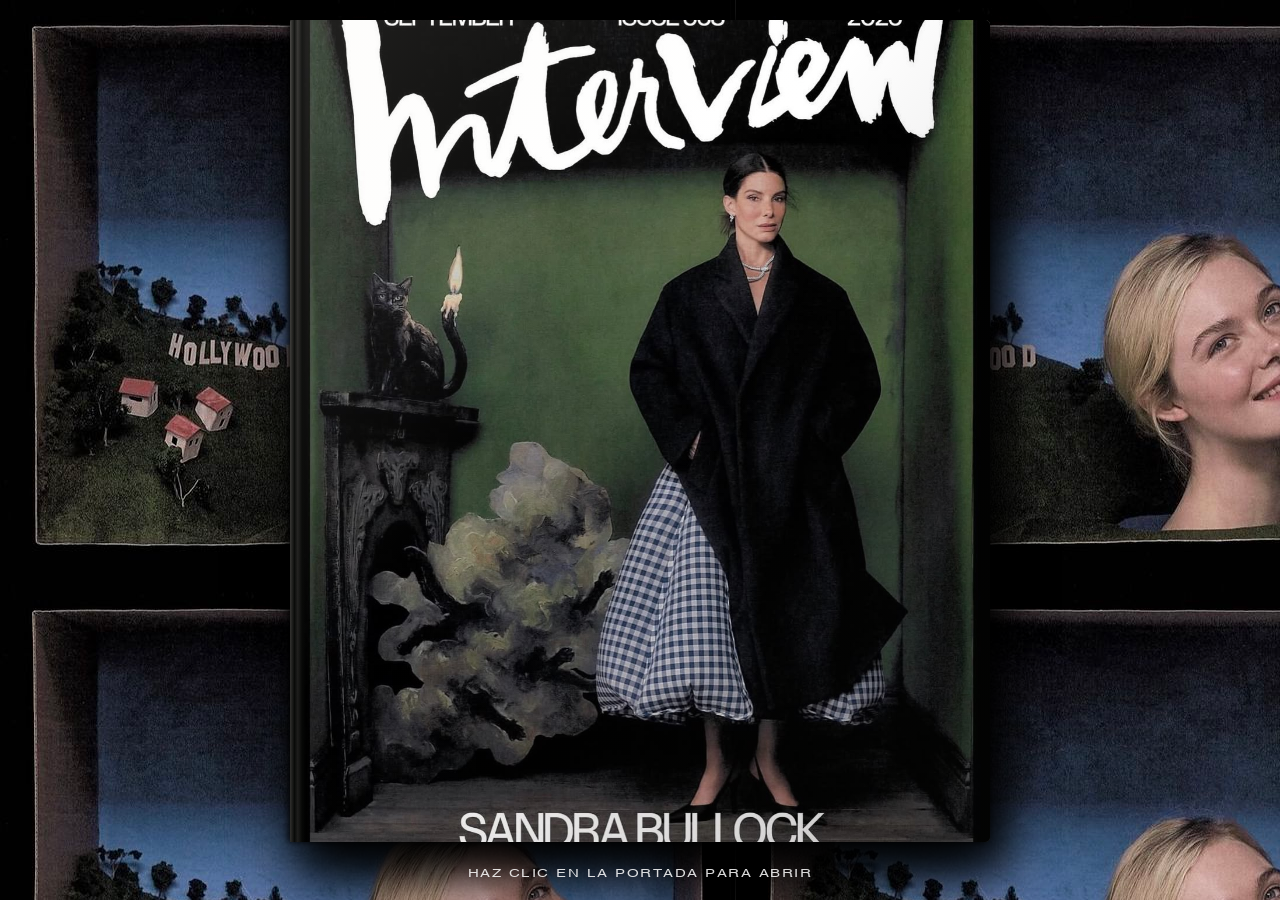
<file: index.html>
<!DOCTYPE html>
<html lang="es">
<head>
  <meta charset="UTF-8">
  <meta name="viewport" content="width=device-width, initial-scale=1.0">
  <title>INTERVIEW // ISSUE 568</title>
  <link rel="stylesheet" href="estilo.css">
</head>
<body>

  <main class="mesa">
    <!-- Contenedor 3D de la revista -->
    <div class="revista" id="revista" role="button" tabindex="0" aria-label="Abrir revista">
      
      <!-- Primera página interior (aparece al girar la tapa) -->
      <div class="pagina-interior">
        <div class="contenido-previo">
          <span class="etiqueta">SEPTEMBER 2026 // ISSUE 568</span>
          <h2>SZILVESZTER MAKO</h2>
          <div class="linea-editorial"></div>
          <p>Descubre al fotógrafo más influyente del 2026.</p>
          <span class="cargando">ABRIENDO EDICIÓN...</span>
        </div>
      </div>

      <!-- Portada física (Tapa móvil) -->
      <div class="portada">
        <div class="lomo"></div>
        <img src="assets/magazine.jpg" alt="Portada Interview Issue 568 - Sandra Bullock" class="img-portada">
        <div class="brillo-papel"></div>
      </div>

    </div>

    <p class="indicador-mesa">HAZ CLIC EN LA PORTADA PARA ABRIR</p>
  </main>

    <audio id="sonido-pagina" src="audio/paper.mp3" preload="auto"></audio>
  <script>
    const revista = document.getElementById('revista');
    const sonidoPagina = document.getElementById('sonido-pagina');
    let abriendo = false;

    function abrirRevista() {
      if (abriendo) return;
      abriendo = true;

      revista.classList.add('abierta');
      sonidoPagina.currentTime = 0;

      
      sonidoPagina.onended = () => {
        window.location.href = 'inside.html';
      };

      sonidoPagina.play().catch((error) => {
        console.error('Error de audio:', error);
        setTimeout(() => {
          window.location.href = 'inside.html';
        }, 1150);
      });
    }

    revista.addEventListener('click', abrirRevista);
    
    revista.addEventListener('keydown', (e) => {
      if (e.key === 'Enter' || e.key === ' ') {
        e.preventDefault();
        abrirRevista();
      }
    });
  </script>

</body>
</html>
</file>
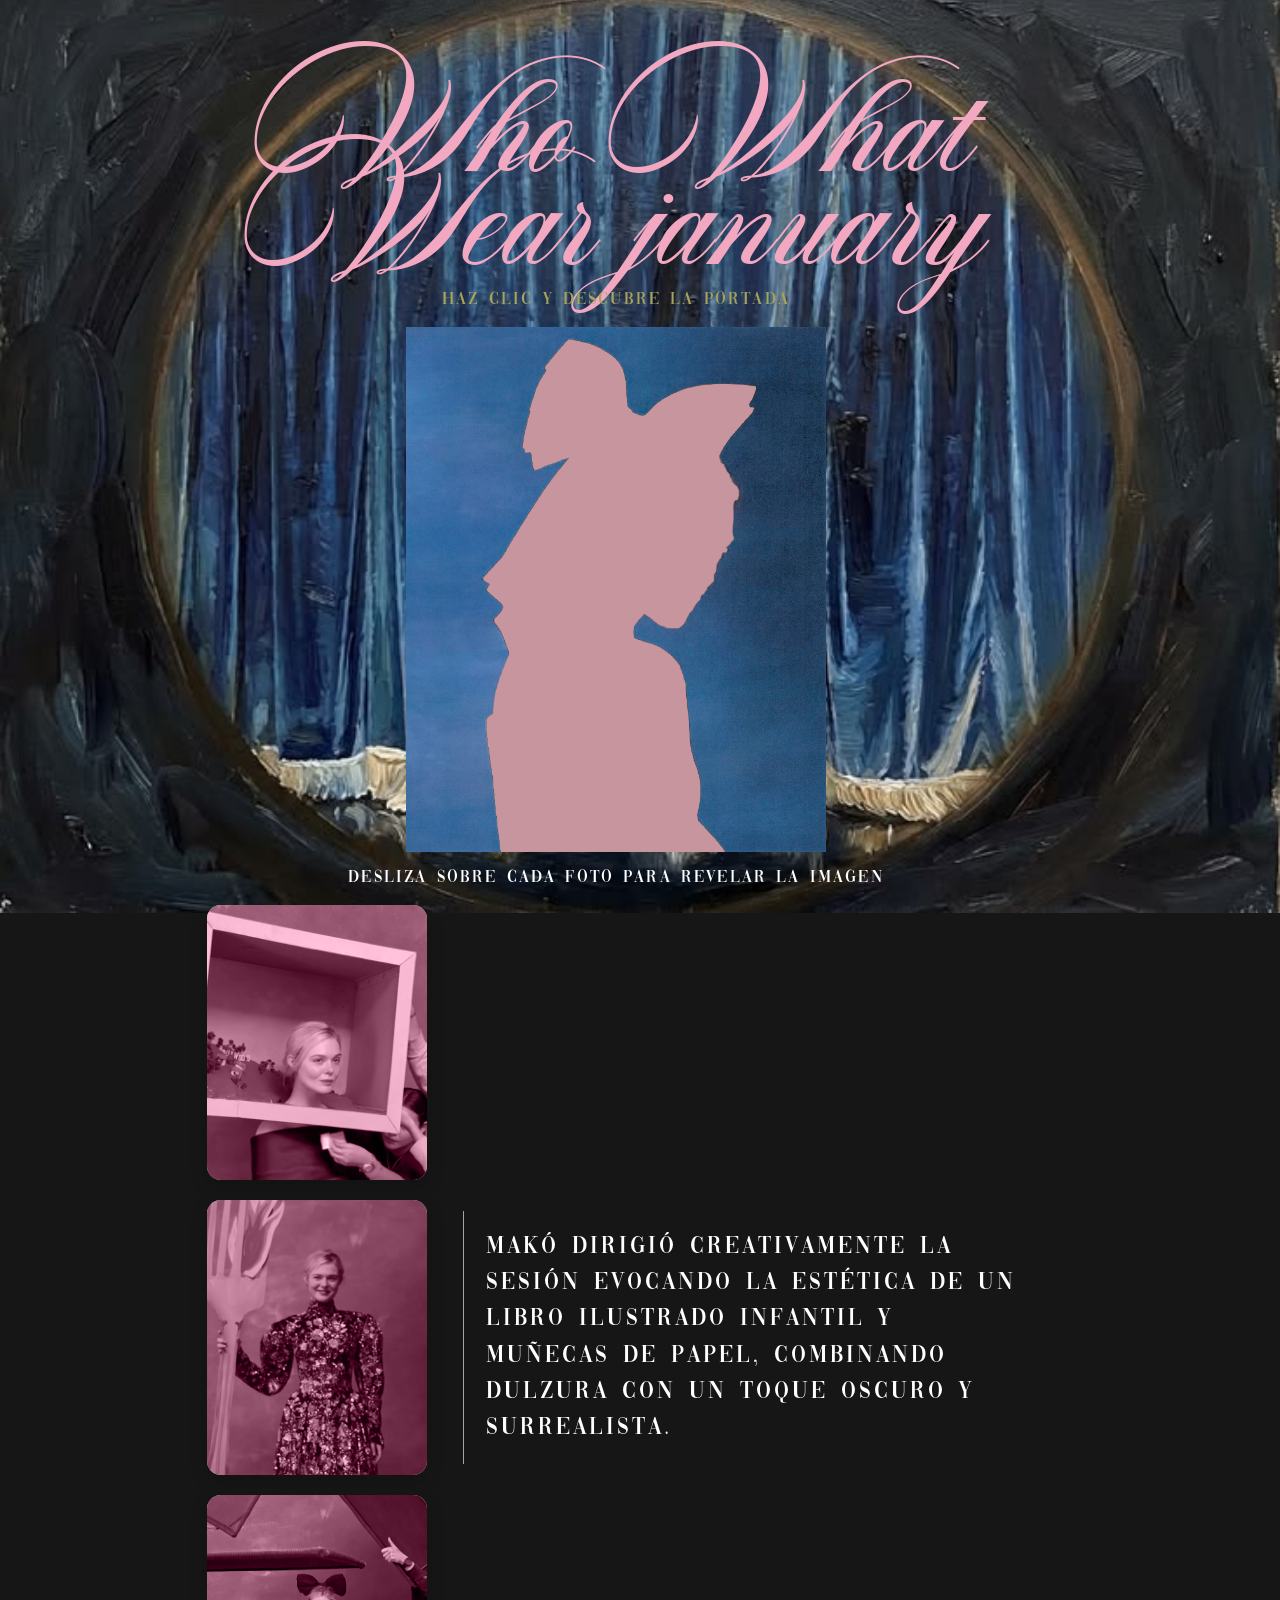
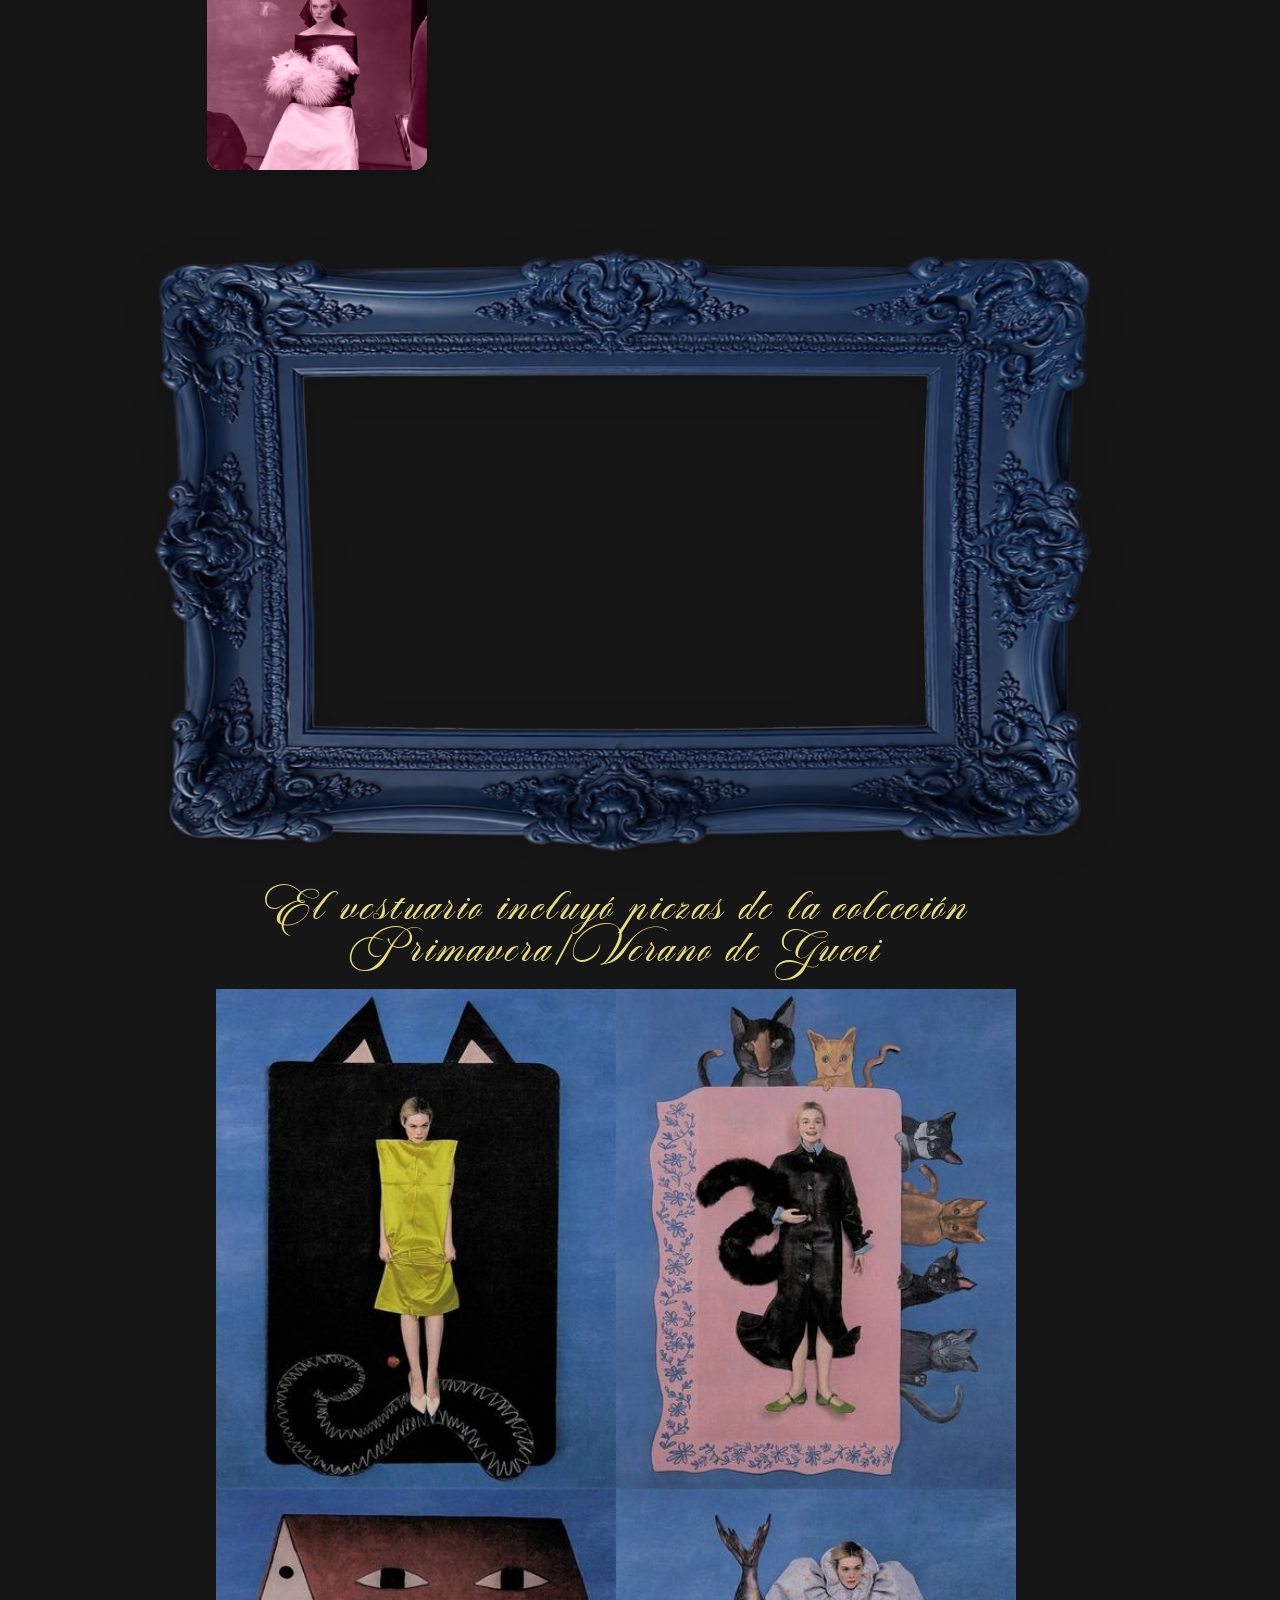
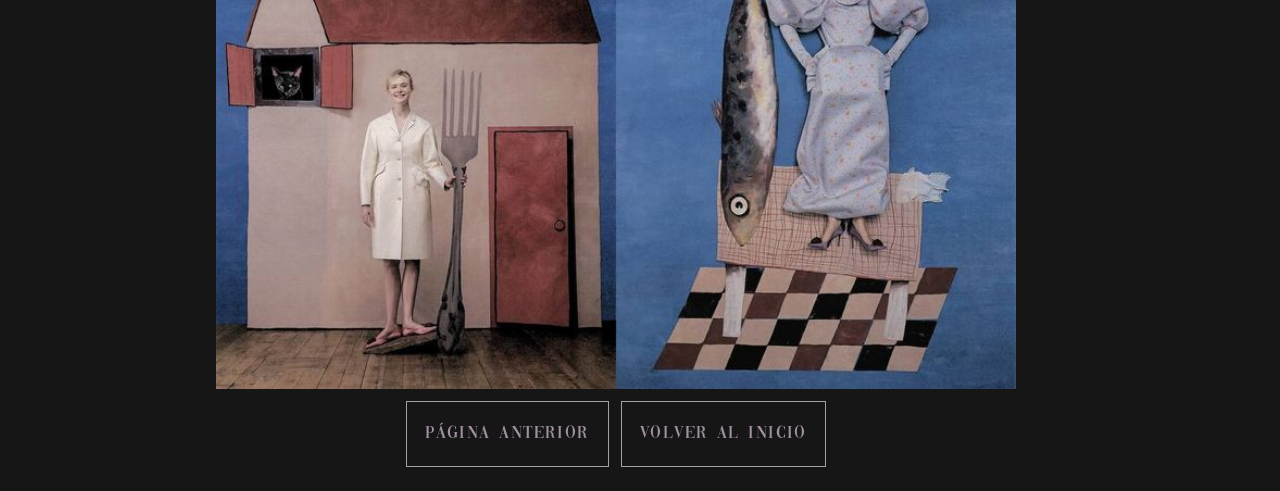
<file: fannin.html>
<!DOCTYPE html>
<html lang="es">
<head>
  <meta charset="UTF-8">
  <meta name="viewport" content="width=device-width, initial-scale=1.0">
  <title>Entrevista — Elle Fanning</title>
  <link rel="stylesheet" href="style5.css">
</head>
<body>
  <main class="portrait-layout">
    <h1>Who What Wear january </h1>
    <p class="click-hint">Haz clic y descubre la portada</p>
    <button class="image-switch" type="button" aria-label="Alternar entre la imagen en sombra y la imagen normal" aria-pressed="false">
      <img class="shadow-image" src="assets/sombra3.png" alt="">
      <img class="normal-image" src="assets/normal2.jpg" alt="Portada editorial de Elle Fanning">
    </button>
    <p class="photo-hint">Desliza sobre cada foto para revelar la imagen</p>
    <div class="feature-row">
      <div class="photo-switches" aria-label="Fotografías de Elle Fanning">
        <button class="photo-switch" type="button" aria-label="Revelar fotografía 1 de Elle Fanning al deslizar" aria-pressed="false">
          <img class="shadow-image" src="assets/bts.jpg" alt="">
          <img class="normal-image" src="assets/foto.jpg" alt="Fotografía editorial de Elle Fanning">
        </button>
        <button class="photo-switch" type="button" aria-label="Revelar fotografía 2 de Elle Fanning al deslizar" aria-pressed="false">
          <img class="shadow-image" src="assets/bts2.jpg" alt="">
          <img class="normal-image" src="assets/foto2.jpg" alt="Fotografía editorial de Elle Fanning">
        </button>
        <button class="photo-switch" type="button" aria-label="Revelar fotografía 3 de Elle Fanning al deslizar" aria-pressed="false">
          <img class="shadow-image" src="assets/bts3.png" alt="">
          <img class="normal-image" src="assets/fannin.jpg" alt="Fotografía editorial de Elle Fanning">
        </button>
      </div>
      <p class="photo-copy">Makó dirigió creativamente la sesión evocando la estética de un libro ilustrado infantil y muñecas de papel, combinando dulzura con un toque oscuro y surrealista.</p>
    </div>
    <div class="framed-video">
      <iframe
        src="https://www.youtube-nocookie.com/embed/VL8SU87KX7w?autoplay=1&amp;mute=1&amp;playsinline=1&amp;rel=0"
        title="Video de Elle Fanning"
        loading="lazy"
        allow="autoplay; accelerometer; clipboard-write; encrypted-media; gyroscope; picture-in-picture; web-share"
        referrerpolicy="strict-origin-when-cross-origin"
        allowfullscreen></iframe>
      <img class="video-frame-overlay" src="assets/marco.png" alt="">
    </div>
    <p class="video-caption">El vestuario incluyó piezas de la colección Primavera/Verano de Gucci</p>
    <nav class="profile-navigation" aria-label="Navegación">
      <div class="photo-gallery">
      <img src="assets/foto3.jpg" alt="Fotografía editorial de Jenna 1">
      </div>
      <a href="inside.html#page-5">Página anterior</a>
      <a href="index.html">Volver al inicio</a>
      
    </nav>
  </main>
  <audio id="cover-sound" src="audio/dreams.mp3" preload="auto"></audio>
  <audio id="app-sound" src="audio/app.mp3" preload="auto"></audio>

  <script>
    const imageSwitch = document.querySelector('.image-switch');
    const photoSwitches = document.querySelectorAll('.photo-switch');
    const coverSounds = [
      document.getElementById('cover-sound'),
      document.getElementById('app-sound')
    ];

    imageSwitch.addEventListener('click', () => {
      const showingNormal = imageSwitch.classList.toggle('is-normal');
      imageSwitch.setAttribute('aria-pressed', String(showingNormal));
      coverSounds.forEach((sound) => {
        sound.currentTime = 0;
        sound.play().catch((error) => {
          console.error(`No se pudo reproducir ${sound.src}.`, error);
        });
      });
    });

    photoSwitches.forEach((photoSwitch) => {
      function revealPhoto(revealed) {
        photoSwitch.classList.toggle('is-normal', revealed);
        photoSwitch.setAttribute('aria-pressed', String(revealed));
      }

      photoSwitch.addEventListener('pointerenter', () => revealPhoto(true));
      photoSwitch.addEventListener('pointermove', () => revealPhoto(true));
      photoSwitch.addEventListener('pointerleave', () => revealPhoto(false));
      photoSwitch.addEventListener('focus', () => revealPhoto(true));
      photoSwitch.addEventListener('blur', () => revealPhoto(false));
    });
  </script>
</body>
</html>
</file>
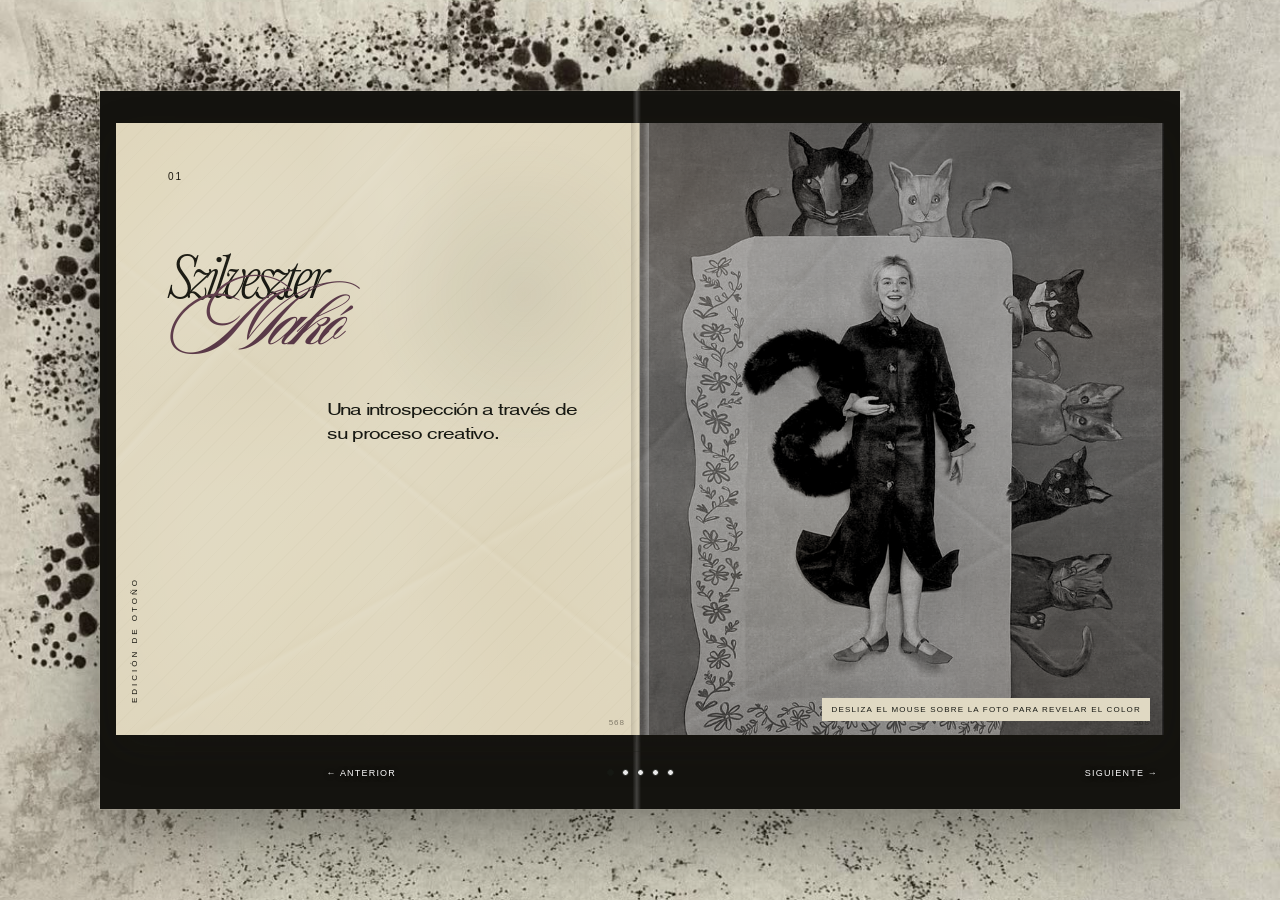
<file: inside.html>
<!DOCTYPE html>
<html lang="es">
<head>
  <meta charset="UTF-8">
  <meta name="viewport" content="width=device-width, initial-scale=1.0">
  <title>Entrevista — Edición 568</title>
  <link rel="stylesheet" href="syle1.css">
</head>
<body>
  <main class="fanzine" aria-label="Revista desplegable">
    <div class="book" id="book">
      <div class="center-fold" aria-hidden="true"></div>

      <article class="spread active" data-page="1" aria-label="Página uno">
        <section class="page page-left cover-page">
          <div class="vertical-label">Edición de otoño</div>
          <p class="page-number">01</p>
          <h1>Szilveszter<br><em>Makó</em></h1>
          <p class="intro">Una introspección a través de su proceso creativo.</p>
        </section>

        <section class="page page-right portrait-page">
          <img src="assets/elle.jpg" alt="Retrato editorial">
          <div class="caption">Desliza el mouse sobre la foto para revelar el color</div>
        </section>
      </article>

      <article class="spread" data-page="2" aria-label="Página dos">
        <section class="page page-left text-page">
          <p class="section-name">Quien es</p>
          <p class="dropcopy"><strong>S</strong>zilveszter Makó es un fotógrafo y director de arte húngaro (nacido en 1992) radicado en Milán, reconocido internacionalmente por su estética teatral, surrealista y pictórica en la fotografía de moda y retratos.</p>
          
          <blockquote>"I am evolving, simply not as quickly as you scroll."</blockquote>
        </section>

        <section class="page page-right notes-page">
          <div class="tape">Haz click y descubre el behind the scenes</div>
          
          <a class="photo-link" href="https://www.vanityfair.com/video/watch/behind-the-scenes-with-bad-bunny" target="_blank" rel="noopener noreferrer" aria-label="Ver el detrás de cámaras de Bad Bunny en Vanity Fair">
            <img src="assets/bunny.jpg" alt="Retrato editorial de Szilveszter Makó">
          </a>
          
        </section>
      </article>

      <article class="spread" data-page="3" aria-label="Página tres">
        <section class="page page-left gif-page" aria-label="Inspiración visual">
          <div class="gif-gallery">
            <img src="assets/giphy-5.gif" alt="Animación editorial número cinco">
            <img src="assets/giphy-6.gif" alt="Animación editorial número seis">
          </div>
        </section>
        <section class="page page-right inspo-page">
          <h2>Inspo</h2>
        </section>
      </article>

      <article class="spread" data-page="4" aria-label="Página cuatro">
        <section class="page page-left cover-page">
          <p class="page-number">04</p>
          <h1>ENTREVISTA con<br><em>Aperture</em></h1>
          <p class="intro">En la siguiente pagina te descubriras su arte desde 4 mundos.</p>
        </section>
        <section class="page page-right portrait-page">
          <a class="photo-link" href="https://aperture-org.translate.goog/editorial/szilveszter-mako-wants-to-be-in-control/?_x_tr_sl=en&amp;_x_tr_tl=es&amp;_x_tr_hl=es&amp;_x_tr_pto=tc" target="_blank" rel="noopener noreferrer" aria-label="Leer el artículo de Szilveszter Makó en Aperture">
            <img src="assets/h3.jpg" alt="Detalle del archivo visual">
          </a>
          <div class="caption">Haz click para ver la entrevista</div>
        </section>
      </article>

      <article class="spread" data-page="5" aria-label="Página cinco">
        <section class="page page-left people-page" aria-label="Página izquierda">
          <h2 class="people-heading">Escoge</h2>
          <div class="people-grid">
            <a class="reveal-photo" href="wi.html" aria-label="Abrir la página de Willem Dafoe">
              <img src="assets/wii.jpg" alt="Retrato editorial de Willem Dafoe">
              <span class="photo-reveal-text" aria-hidden="true">Willem Dafoe</span>
            </a>
            <a class="reveal-photo" href="jenna.html" aria-label="Abrir la página de Jenna Ortega">
              <img src="assets/jenna.jpg" alt="Retrato editorial de Jenna Ortega">
              <span class="photo-reveal-text" aria-hidden="true">Jenna Ortega</span>
            </a>
          </div>
        </section>
        <section class="page page-right people-page" aria-label="Página derecha">
          <h2 class="people-heading">Uno</h2>
          <div class="people-grid">
            <a class="reveal-photo" href="oli.html" aria-label="Abrir la página de Olivia Rodrigo">
              <img src="assets/oli.jpg" alt="Retrato editorial de Olivia Rodrigo">
              <span class="photo-reveal-text" aria-hidden="true">Olivia Rodrigo</span>
            </a>
            <a class="reveal-photo" href="fannin.html" aria-label="Abrir la página de Elle Fanning">
              <img src="assets/fannin.jpg" alt="Retrato editorial de Elle Fanning">
              <span class="photo-reveal-text" aria-hidden="true">Elle Fanning</span>
            </a>
          </div>
        </section>
      </article>

    </div>

    <nav class="pager" aria-label="Navegación de páginas">
      <button id="prev" type="button" aria-label="Página anterior">← Anterior</button>
      <div class="dots" aria-live="polite">
        <button class="dot active" type="button" data-go="0" aria-label="Ir a página 1"></button>
        <button class="dot" type="button" data-go="1" aria-label="Ir a página 2"></button>
        <button class="dot" type="button" data-go="2" aria-label="Ir a página 3"></button>
        <button class="dot" type="button" data-go="3" aria-label="Ir a página 4"></button>
        <button class="dot" type="button" data-go="4" aria-label="Ir a página 5"></button>
      </div>
      <button id="next" type="button" aria-label="Página siguiente">Siguiente →</button>
    </nav>
  </main>

  <audio id="page-turn-sound" src="audio/paper.mp3" preload="auto"></audio>

  <script>
    const book = document.getElementById('book');
    const spreads = [...document.querySelectorAll('.spread')];
    const dots = [...document.querySelectorAll('.dot')];
    const pageTurnSound = document.getElementById('page-turn-sound');
    let current = 0;
    let turning = false;
    let draggingPage = false;

    const requestedPage = Number(location.hash.match(/^#page-(\d+)$/)?.[1]);
    if (Number.isInteger(requestedPage) && requestedPage >= 1 && requestedPage <= spreads.length) {
      current = requestedPage - 1;
      spreads.forEach((spread, index) => spread.classList.toggle('active', index === current));
      dots.forEach((dot, index) => dot.classList.toggle('active', index === current));
    }

    document.querySelectorAll('.spread[data-page="1"] .portrait-page img').forEach((photo) => {
      photo.setAttribute('role', 'button');
      photo.setAttribute('tabindex', '0');
      photo.setAttribute('aria-pressed', 'false');
      photo.setAttribute('aria-label', `Mostrar a color: ${photo.alt}`);
      photo.draggable = false;
      photo.title = 'Desliza el mouse sobre la foto para revelar el color';

      function setColor(inColor) {
        photo.classList.toggle('in-color', inColor);
        photo.style.filter = inColor
          ? 'grayscale(0) saturate(1.05) contrast(1.04)'
          : 'grayscale(1) contrast(1.04)';
        photo.setAttribute('aria-pressed', String(inColor));
        photo.setAttribute(
          'aria-label',
          `${inColor ? 'Mostrar en blanco y negro' : 'Mostrar a color'}: ${photo.alt}`
        );
        photo.title = inColor
          ? 'La foto ya está a color'
          : 'Desliza el mouse sobre la foto para revelar el color';
      }

      function toggleColor() {
        setColor(!photo.classList.contains('in-color'));
      }

      photo.addEventListener('pointermove', (event) => {
        event.stopPropagation();
        if (!photo.classList.contains('in-color')) setColor(true);
      });
      photo.addEventListener('pointerleave', () => setColor(false));

      photo.addEventListener('keydown', (event) => {
        if (event.key === 'Enter' || event.key === ' ') {
          event.preventDefault();
          toggleColor();
        }
      });
    });

    document.querySelectorAll('.reveal-photo').forEach((photo) => {
      function setRevealed(revealed) {
        photo.classList.toggle('revealed', revealed);
      }

      photo.addEventListener('pointermove', () => setRevealed(true));
      photo.addEventListener('pointerleave', () => setRevealed(false));
      photo.addEventListener('focus', () => setRevealed(true));
      photo.addEventListener('blur', () => setRevealed(false));
    });

    function createTurnSheet(fromSpread, toSpread, direction) {
      const isForward = direction > 0;
      const frontPage = fromSpread.querySelector(isForward ? '.page-right' : '.page-left');
      const backPage = toSpread.querySelector(isForward ? '.page-left' : '.page-right');
      if (!frontPage || !backPage) {
        throw new Error('No se encontraron las páginas para completar el giro.');
      }

      const sheet = document.createElement('div');
      sheet.className = 'page-turn-sheet';
      sheet.setAttribute('aria-hidden', 'true');
      sheet.inert = true;

      const front = document.createElement('div');
      front.className = 'page-turn-face page-turn-front';
      front.append(frontPage.cloneNode(true));

      const back = document.createElement('div');
      back.className = 'page-turn-face page-turn-back';
      back.append(backPage.cloneNode(true));

      sheet.append(front, back);
      book.append(sheet);
      return sheet;
    }

    function showPage(nextIndex, direction = 1) {
      if (turning || nextIndex === current || nextIndex < 0 || nextIndex >= spreads.length) return;
      const currentSpread = spreads[current];
      const nextSpread = spreads[nextIndex];
      const turnSheet = createTurnSheet(currentSpread, nextSpread, direction);
      nextSpread.classList.add(direction > 0 ? 'turn-under-right' : 'turn-under-left');
      turnSheet.classList.add(direction > 0 ? 'turn-forward' : 'turn-backward');
      turning = true;

      pageTurnSound.currentTime = 0;
      pageTurnSound.play().catch(() => {});

      setTimeout(() => {
        currentSpread.classList.remove('active');
        nextSpread.classList.remove('turn-under-right', 'turn-under-left');
        nextSpread.classList.add('active');
        dots[current].classList.remove('active');
        dots[nextIndex].classList.add('active');
        current = nextIndex;
        turnSheet.remove();
        turning = false;
      }, 900);
    }

    document.getElementById('prev').addEventListener('click', () => showPage(current - 1, -1));
    document.getElementById('next').addEventListener('click', () => showPage(current + 1, 1));

    dots.forEach((dot) => {
      dot.addEventListener('click', () => {
        const nextIndex = Number(dot.dataset.go);
        showPage(nextIndex, nextIndex > current ? 1 : -1);
      });
    });

    document.addEventListener('keydown', (event) => {
      if (event.key === 'ArrowRight') showPage(current + 1, 1);
      if (event.key === 'ArrowLeft') showPage(current - 1, -1);
    });

    let touchStartX = 0;
    let touchStartY = 0;

    book.addEventListener('touchstart', (event) => {
      if (
        event.target.closest('.spread[data-page="1"] .portrait-page img') ||
        event.target.closest('.photo-link') ||
        event.target.closest('.reveal-photo')
      ) return;
      touchStartX = event.changedTouches[0].clientX;
      touchStartY = event.changedTouches[0].clientY;
    }, { passive: true });

    book.addEventListener('touchend', (event) => {
      if (
        event.target.closest('.spread[data-page="1"] .portrait-page img') ||
        event.target.closest('.photo-link') ||
        event.target.closest('.reveal-photo')
      ) return;
      const deltaX = event.changedTouches[0].clientX - touchStartX;
      const deltaY = event.changedTouches[0].clientY - touchStartY;

      if (Math.abs(deltaX) > 45 && Math.abs(deltaX) > Math.abs(deltaY)) {
        if (deltaX < 0) showPage(current + 1, 1);
        if (deltaX > 0) showPage(current - 1, -1);
      }
    }, { passive: true });

    let dragStartX = 0;

    book.addEventListener('pointerdown', (event) => {
      if (
        event.pointerType === 'touch' ||
        turning ||
        event.target.closest('.spread[data-page="1"] .portrait-page img') ||
        event.target.closest('.photo-link') ||
        event.target.closest('.reveal-photo')
      ) return;
      dragStartX = event.clientX;
      draggingPage = true;
      book.setPointerCapture(event.pointerId);
    });

    book.addEventListener('pointerup', (event) => {
      if (!draggingPage) return;
      const deltaX = event.clientX - dragStartX;
      draggingPage = false;
      if (Math.abs(deltaX) > 70) {
        if (deltaX < 0) showPage(current + 1, 1);
        if (deltaX > 0) showPage(current - 1, -1);
      }
    });

    book.addEventListener('pointercancel', () => {
      draggingPage = false;
    });
  </script>
</body>
</html>
</file>
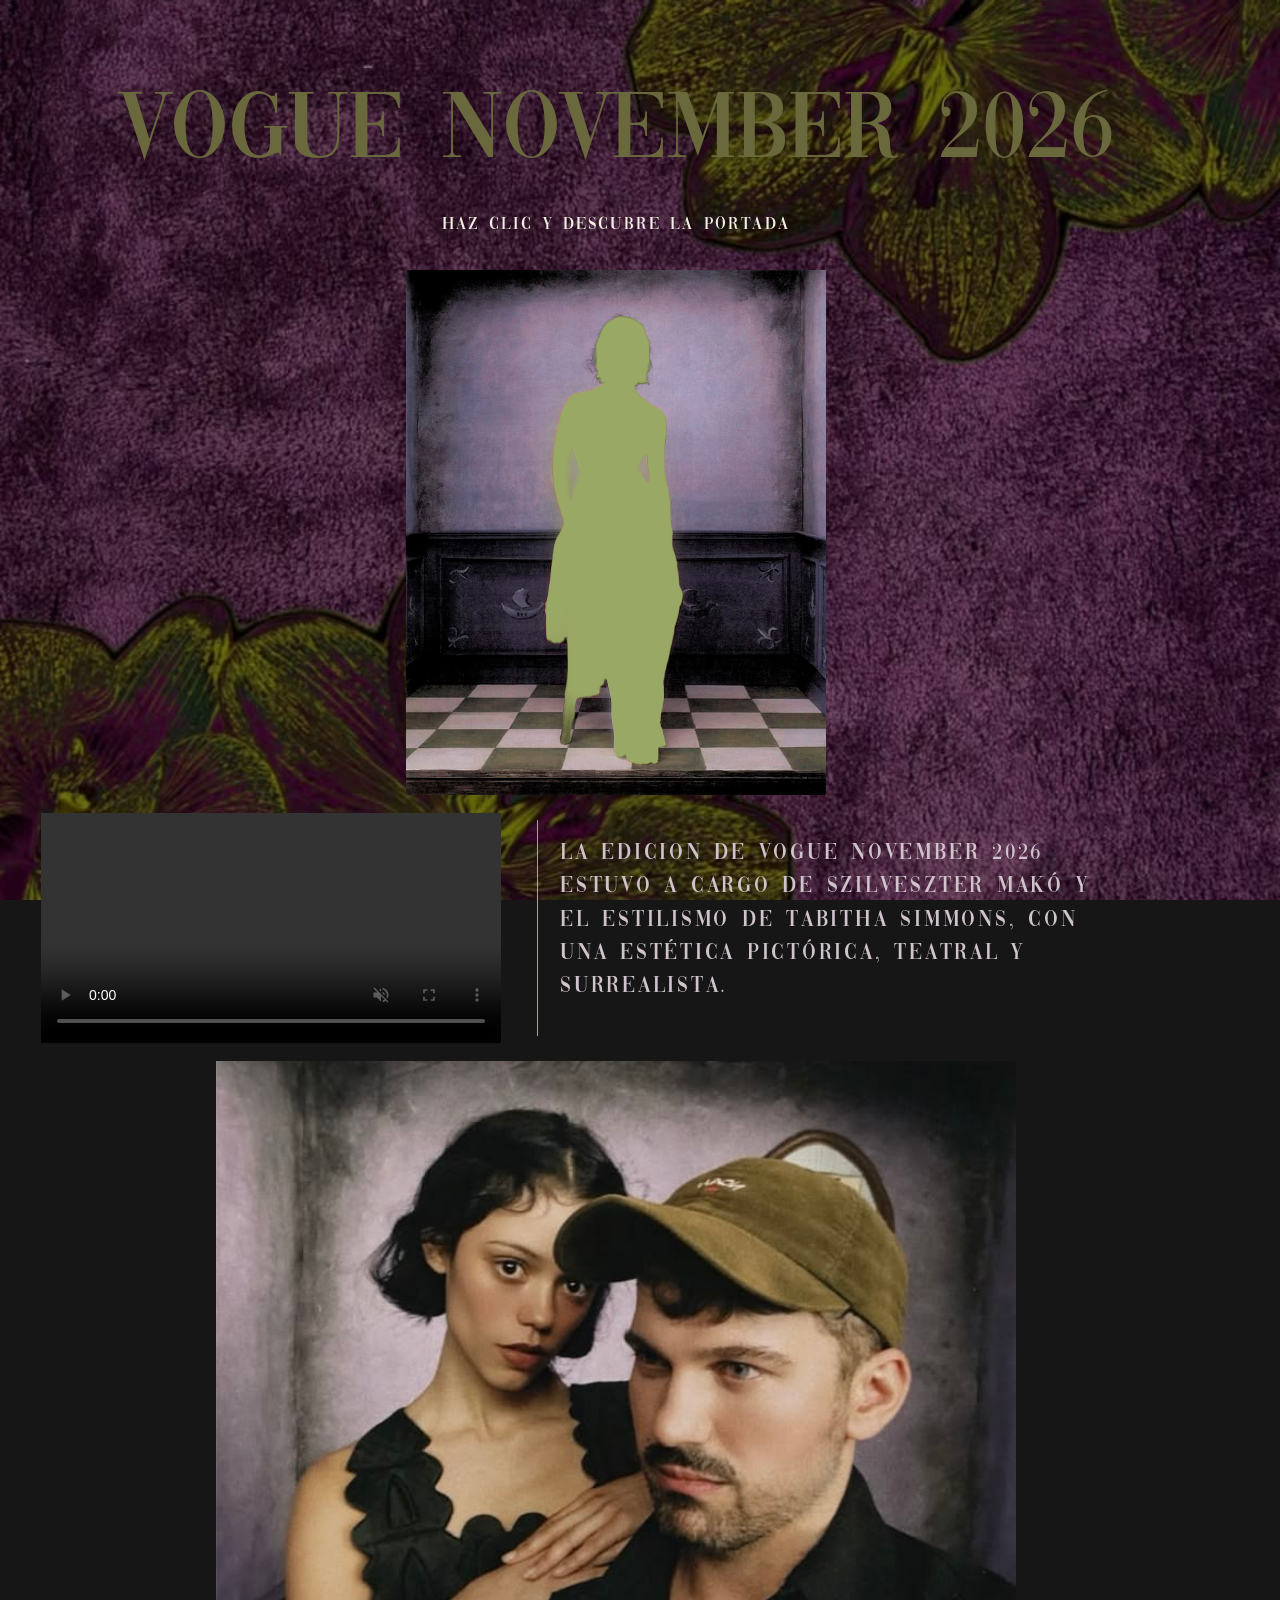
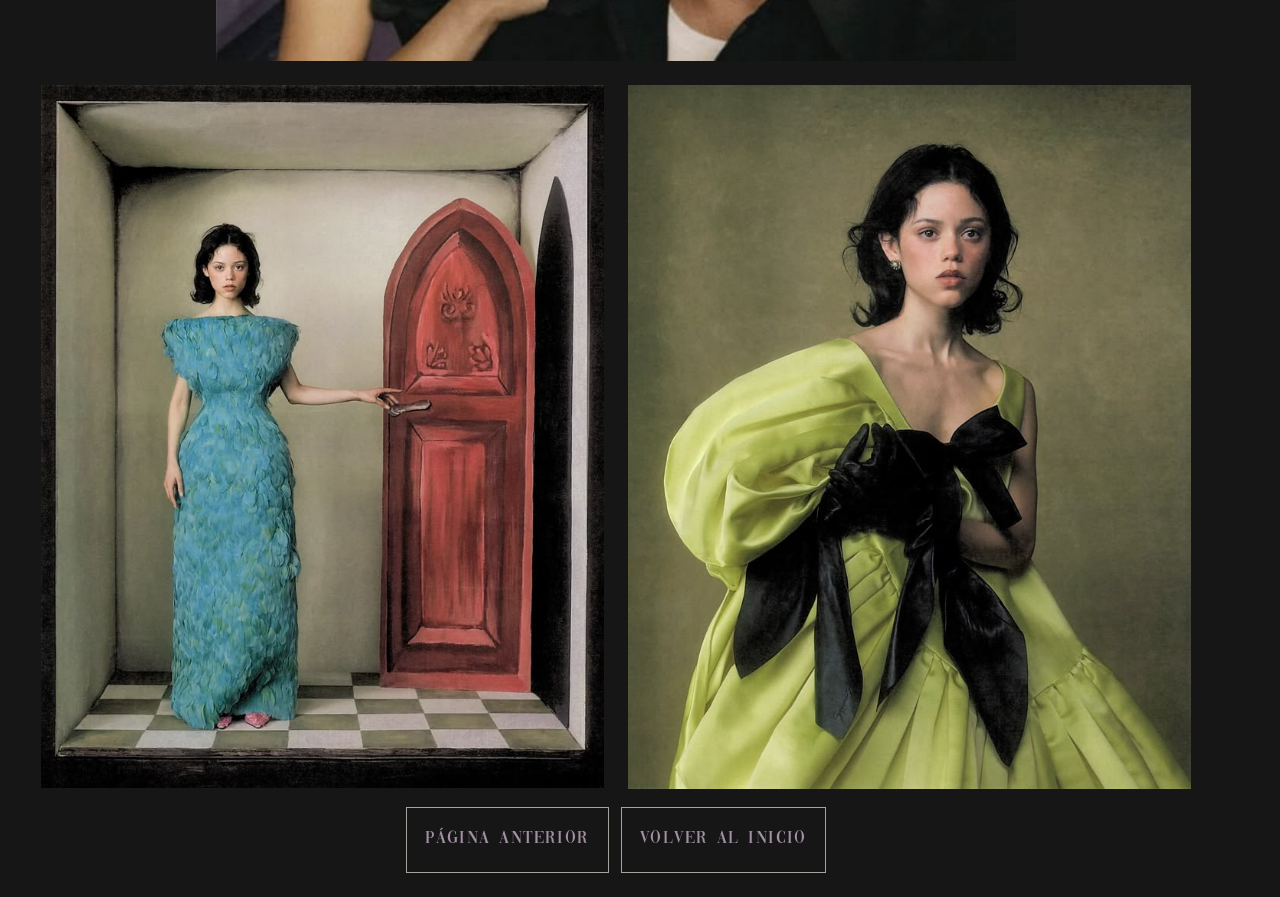
<file: jenna.html>
<!DOCTYPE html>
<html lang="es">
<head>
  <meta charset="UTF-8">
  <meta name="viewport" content="width=device-width, initial-scale=1.0">
  <title>Entrevista — Jenna</title>
  <link rel="stylesheet" href="style2.css">
</head>
<body>
  <main class="portrait-layout">
    <h1>Vogue November 2026</h1>
    <p class="click-hint">Haz clic y descubre la portada</p>
    <button class="image-switch" type="button" aria-label="Alternar entre la imagen en sombra y la imagen normal" aria-pressed="false">
      <img class="shadow-image" src="assets/sombra.png" alt="">
      <img class="normal-image" src="assets/normal.jpg" alt="">
    </button>
    <div class="video-row">
      <video class="jen-video" src="assets/jen.mov" controls autoplay muted loop playsinline preload="auto" aria-label="Video de Jenna"></video>
      <div class="video-copy"> La edicion de vogue november 2026 estuvo a cargo de Szilveszter Makó y el estilismo de Tabitha Simmons, con una estética pictórica, teatral y surrealista.</div>
    </div>
    <div class="photo-gallery">
      <img src="assets/j1.jpg" alt="Fotografía editorial de Jenna 1">
      <img src="assets/j2.jpg" alt="Fotografía editorial de Jenna 2">
      <img src="assets/j3.jpg" alt="Fotografía editorial de Jenna 3">
    </div>
    <nav class="profile-navigation" aria-label="Navegación">
      <a href="inside.html#page-5">Página anterior</a>
      <a href="index.html">Volver al inicio</a>
    </nav>
  </main>
  <audio id="cover-sound" src="audio/beat.mp3" preload="auto"></audio>
  <audio id="app-sound" src="audio/app.mp3" preload="auto"></audio>

  <script>
    const imageSwitch = document.querySelector('.image-switch');
    const coverSounds = [
      document.getElementById('cover-sound'),
      document.getElementById('app-sound')
    ];

    imageSwitch.addEventListener('click', () => {
      const showingNormal = imageSwitch.classList.toggle('is-normal');
      imageSwitch.setAttribute('aria-pressed', String(showingNormal));
      coverSounds.forEach((sound) => {
        sound.currentTime = 0;
        sound.play().catch((error) => {
          console.error(`No se pudo reproducir ${sound.src}.`, error);
        });
      });
    });
  </script>
</body>
</html>
</file>
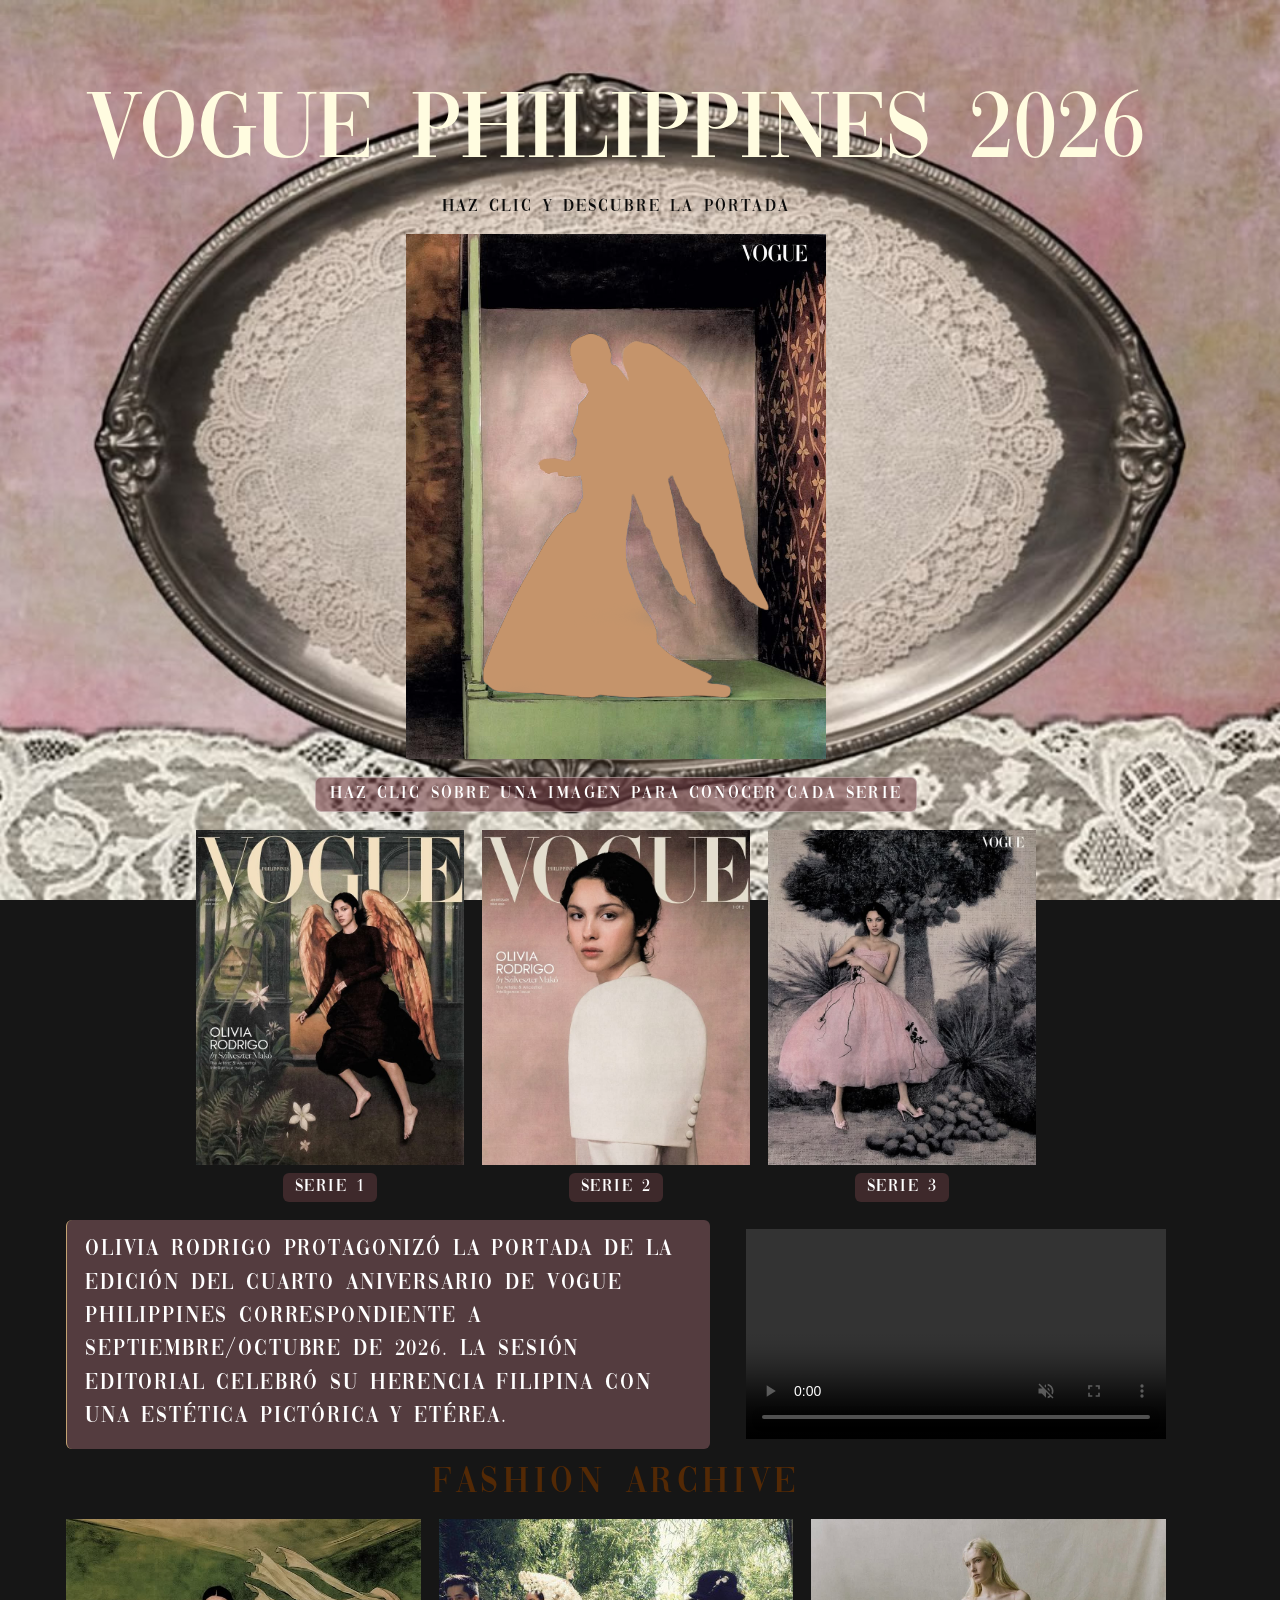
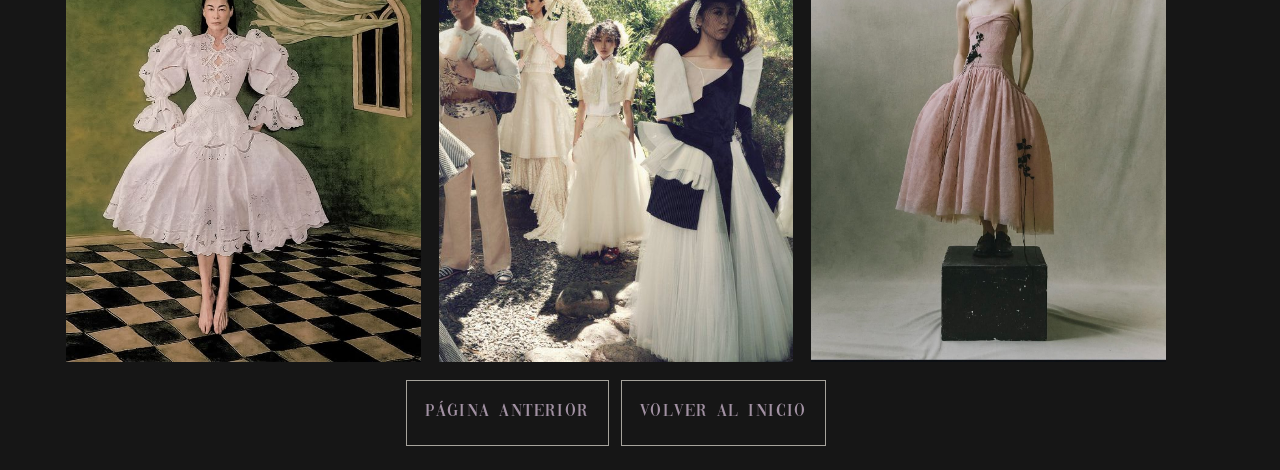
<file: oli.html>
<!DOCTYPE html>
<html lang="es">
<head>
  <meta charset="UTF-8">
  <meta name="viewport" content="width=device-width, initial-scale=1.0">
  <title>Entrevista — Olivia Rodrigo</title>
  <link rel="stylesheet" href="style4.css">
</head>
<body>
  <main class="portrait-layout">
    <h1>Vogue Philippines 2026</h1>
    <p class="click-hint">Haz clic y descubre la portada</p>
    <button class="image-switch" type="button" aria-label="Alternar entre la imagen en sombra y la imagen normal" aria-pressed="false">
      <img class="shadow-image" src="assets/sombra4.png" alt="">
      <img class="normal-image" src="assets/normal3.jpg" alt="Portada editorial de Olivia Rodrigo">
    </button>
    <p class="series-instruction">Haz clic sobre una imagen para conocer cada serie</p>
    <div class="series-row" aria-label="Fotografías de la serie">
      <button class="series-trigger" type="button" data-series="1" aria-label="Ver las fotografías de la serie 1" aria-haspopup="dialog">
        <img src="assets/serie1.jpg" alt="Serie uno de Olivia Rodrigo">
        <span class="series-label">Serie 1</span>
      </button>
      <button class="series-trigger" type="button" data-series="2" aria-label="Ver las fotografías de la serie 2" aria-haspopup="dialog">
        <img src="assets/serie2.jpg" alt="Serie dos de Olivia Rodrigo">
        <span class="series-label">Serie 2</span>
      </button>
      <button class="series-trigger" type="button" data-series="3" aria-label="Ver las fotografías de la serie 3" aria-haspopup="dialog">
        <img src="assets/serie3.jpg" alt="Serie tres de Olivia Rodrigo">
        <span class="series-label">Serie 3</span>
      </button>
    </div>
    <div class="series-media-row">
      <p class="series-copy">
Olivia Rodrigo protagonizó la portada de la edición del cuarto aniversario de Vogue Philippines correspondiente a septiembre/octubre de 2026. La sesión editorial celebró su herencia filipina con una estética pictórica y etérea.</p>
      <video class="series-video" src="assets/oli.mov" autoplay muted loop playsinline controls preload="auto" aria-label="Video de Olivia Rodrigo"></video>
    </div>
    <section class="fashion-archive" aria-labelledby="fashion-archive-title">
      <h2 id="fashion-archive-title">FASHION ARCHIVE</h2>
      <div class="fashion-row">
        <figure class="fashion-item" tabindex="0">
          <img src="assets/f.1.jpg" alt="Look de Olivia Rodrigo para Abodi Transylvania">
          <figcaption>Abodi Transylvania</figcaption>
        </figure>
        <figure class="fashion-item" tabindex="0">
          <img src="assets/f.2.jpg" alt="Look de Olivia Rodrigo de Joey Samson">
          <figcaption>Joey Samson</figcaption>
        </figure>
        <figure class="fashion-item" tabindex="0">
          <img src="assets/f.3.jpg" alt="Look de Olivia Rodrigo para ERDEM">
          <figcaption>ERDEM</figcaption>
        </figure>
      </div>
    </section>
    <dialog class="series-dialog" aria-labelledby="series-dialog-title">
      <div class="series-dialog-header">
        <h2 id="series-dialog-title"></h2>
        <button class="series-dialog-close" type="button">Cerrar</button>
      </div>
      <div class="series-dialog-gallery"></div>
    </dialog>
    <nav class="profile-navigation" aria-label="Navegación">
      <a href="inside.html#page-5">Página anterior</a>
      <a href="index.html">Volver al inicio</a>
    </nav>
  </main>
  <audio id="cover-sound" src="audio/www.mp3" preload="auto"></audio>
  <audio id="app-sound" src="audio/app.mp3" preload="auto"></audio>

  <script>
    const imageSwitch = document.querySelector('.image-switch');
    const seriesDialog = document.querySelector('.series-dialog');
    const seriesDialogTitle = document.getElementById('series-dialog-title');
    const seriesDialogGallery = document.querySelector('.series-dialog-gallery');
    const seriesDialogClose = document.querySelector('.series-dialog-close');
    const seriesImages = {
      1: ['assets/serie1.1.jpg', 'assets/serie1.2.jpg', 'assets/serie1.3.jpg'],
      2: ['assets/serie2.1.jpg', 'assets/serie2.2.jpg', 'assets/serie2.3.jpg'],
      3: ['assets/serie3.1.jpg', 'assets/serie3.2.jpg', 'assets/serie3.3.jpg']
    };
    const coverSounds = [
      document.getElementById('cover-sound'),
      document.getElementById('app-sound')
    ];

    imageSwitch.addEventListener('click', () => {
      const showingNormal = imageSwitch.classList.toggle('is-normal');
      imageSwitch.setAttribute('aria-pressed', String(showingNormal));
      coverSounds.forEach((sound) => {
        sound.currentTime = 0;
        sound.play().catch((error) => {
          console.error(`No se pudo reproducir ${sound.src}.`, error);
        });
      });
    });

    document.querySelectorAll('.series-trigger').forEach((trigger) => {
      trigger.addEventListener('click', () => {
        const seriesNumber = trigger.dataset.series;
        const photos = seriesImages[seriesNumber];
        if (!photos) {
          throw new Error(`No se encontraron fotos para la serie ${seriesNumber}.`);
        }

        seriesDialogTitle.textContent = `Serie ${seriesNumber}`;
        seriesDialogGallery.replaceChildren(...photos.map((src, index) => {
          const image = document.createElement('img');
          image.src = src;
          image.alt = `Fotografía ${index + 1} de la serie ${seriesNumber}`;
          return image;
        }));
        seriesDialog.showModal();
      });
    });

    seriesDialogClose.addEventListener('click', () => seriesDialog.close());
    seriesDialog.addEventListener('click', (event) => {
      if (event.target === seriesDialog) seriesDialog.close();
    });
  </script>
</body>
</html>
</file>
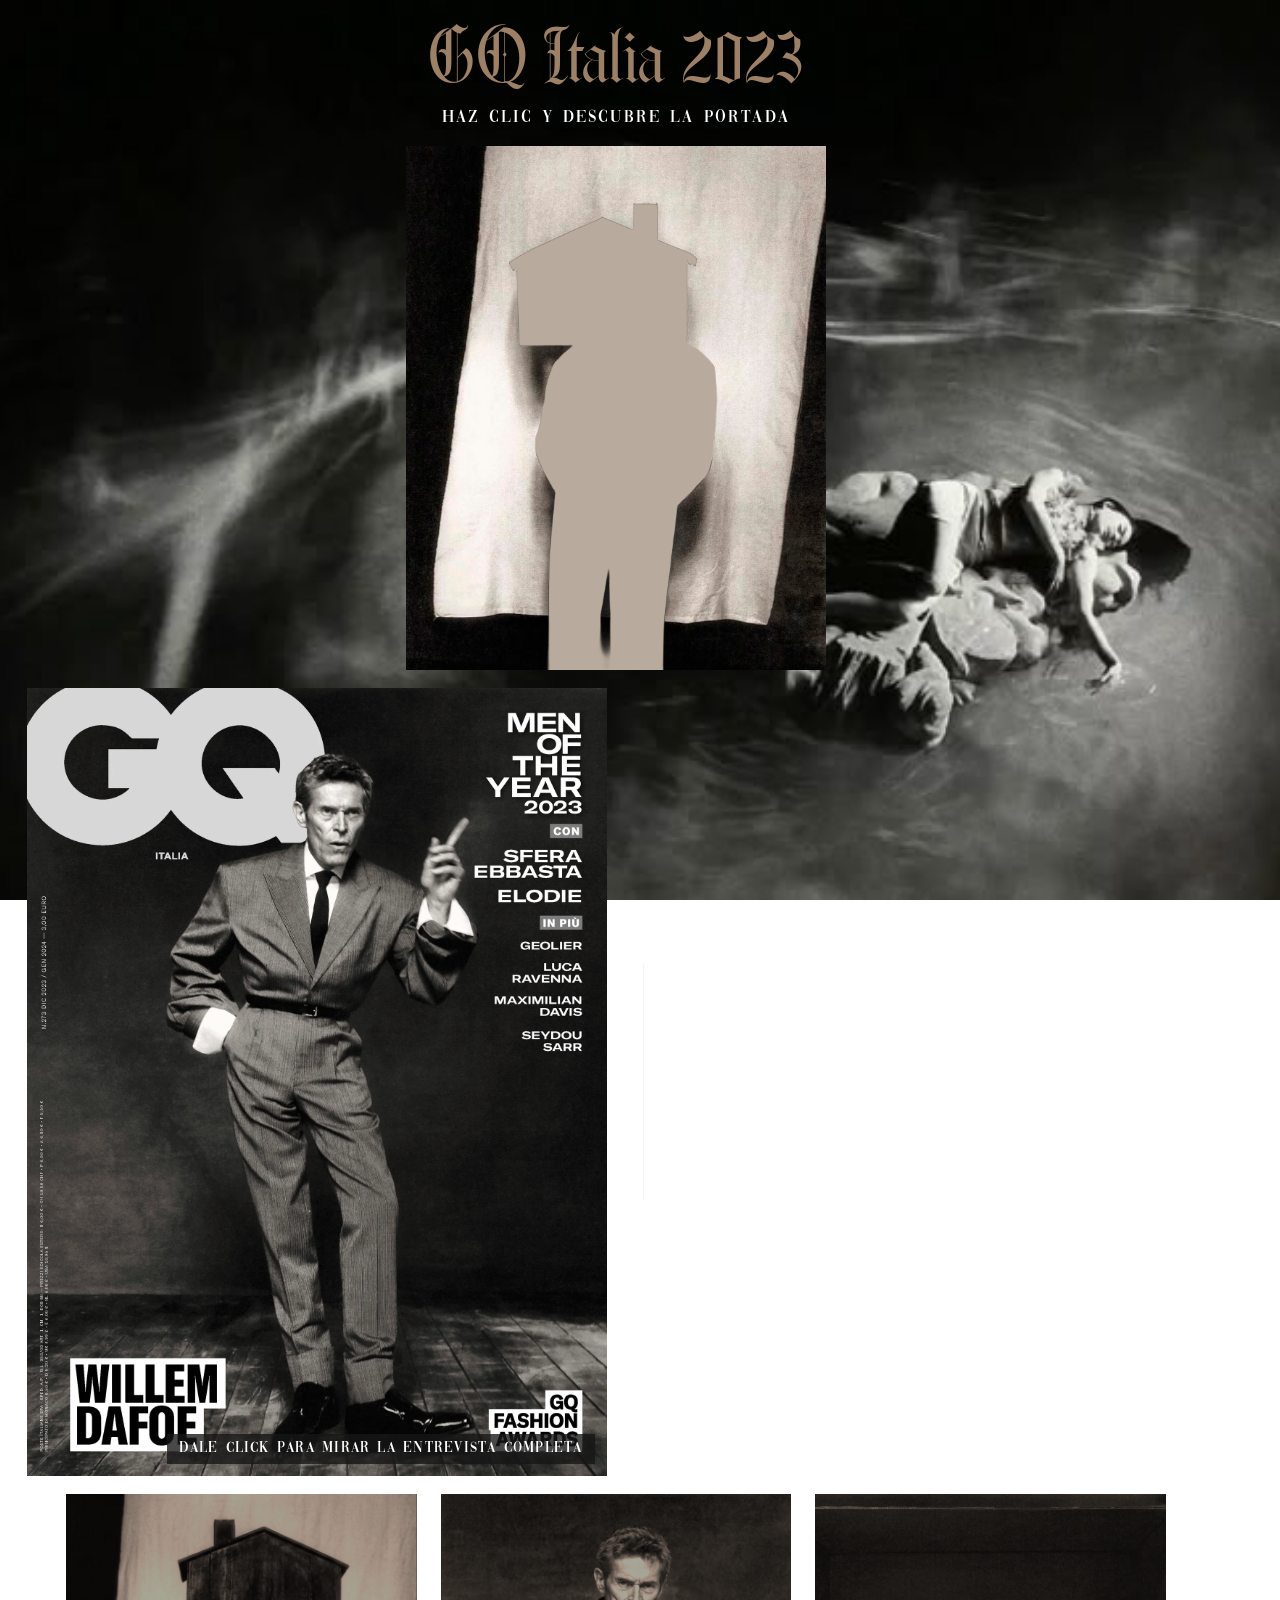
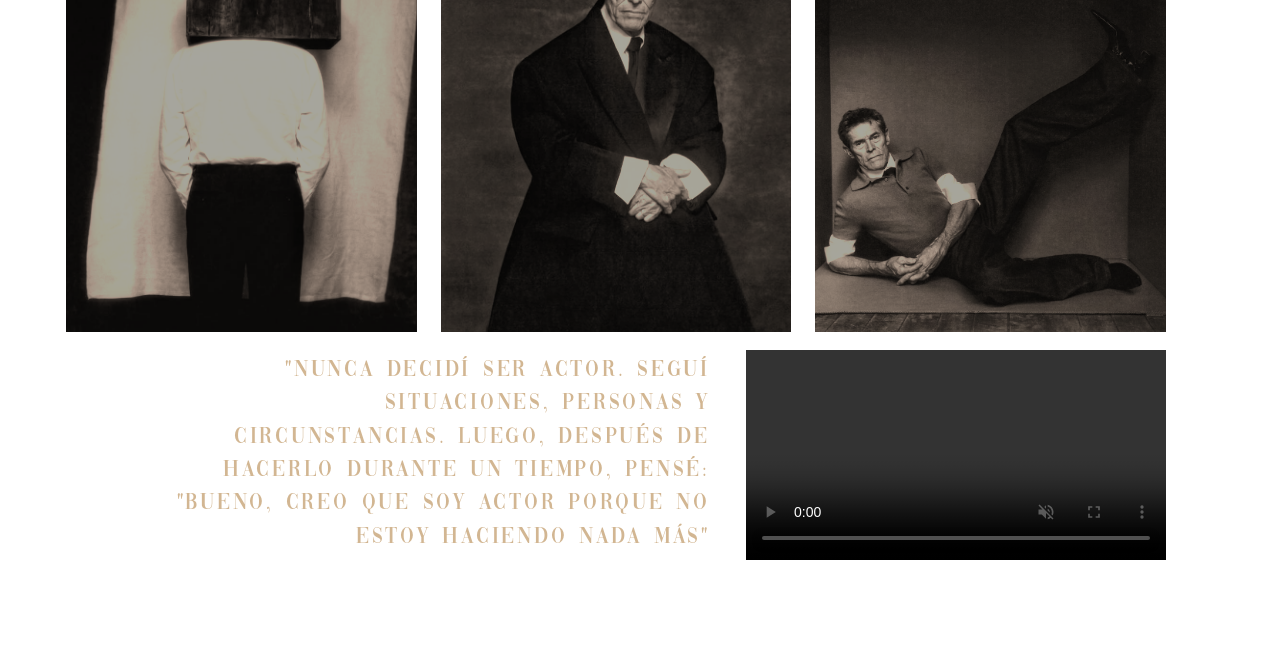
<file: wi.html>
<!DOCTYPE html>
<html lang="es">
<head>
  <meta charset="UTF-8">
  <meta name="viewport" content="width=device-width, initial-scale=1.0">
  <title>Willem Dafoe</title>
  <link rel="stylesheet" href="style3.css">
</head>
<body>
  <main class="portrait-layout">
    <h1>GQ Italia 2023</h1>
    <p class="click-hint">Haz clic y descubre la portada</p>
    <button class="image-switch" type="button" aria-label="Alternar entre la imagen en sombra y la imagen normal" aria-pressed="false">
      <img class="shadow-image" src="assets/sombra2.png" alt="">
      <img class="normal-image" src="assets/wii.jpg" alt="Retrato de Willem Dafoe">
    </button>
    <div class="portada-row">
      <a class="wip-link" href="https://www.gqitalia.it/article/willem-dafoe-storia-intervista" target="_blank" rel="noopener noreferrer" aria-label="Leer la entrevista de Willem Dafoe en GQ Italia">
        <img src="assets/wip.webp" alt="Fotografía editorial de Willem Dafoe">
        <span>Dale click para mirar la entrevista completa</span>
      </a>
      <div class="portada-copy"> La sesión rompió con los retratos tradicionales de revista, apostando por un estilo teatral, excéntrico y experimental que resalta las facciones expresivas y la presencia física del actor.</div>
    </div>
    <div class="wi-gallery-video">
      <div class="wi-gallery" aria-label="Más fotografías de Willem Dafoe">
        <img src="assets/wi2.jpg" alt="Retrato editorial de Willem Dafoe 2">
        <img src="assets/wi1.jpg" alt="Retrato editorial de Willem Dafoe 1">
        <img src="assets/wi.jpg" alt="Retrato editorial de Willem Dafoe">
      </div>
      <div class="wiv-row">
        <p class="wiv-hint">"Nunca decidí ser actor. Seguí situaciones, personas y circunstancias. Luego, después de hacerlo durante un tiempo, pensé: "Bueno, creo que soy actor porque no estoy haciendo nada más"</p>
        <video class="wiv-video" src="assets/wiv.mov" controls autoplay muted loop playsinline preload="metadata" aria-label="Video editorial de Willem Dafoe"></video>
      </div>
    </div>
    <nav class="profile-navigation" aria-label="Navegación">
      <a href="inside.html#page-5">Página anterior</a>
      <a href="index.html">Volver al inicio</a>
    </nav>
  </main>
  <audio id="cover-sound" src="audio/end.mp3" preload="auto"></audio>
  <audio id="app-sound" src="audio/app.mp3" preload="auto"></audio>

  <script>
    const imageSwitch = document.querySelector('.image-switch');
    const coverSounds = [
      document.getElementById('cover-sound'),
      document.getElementById('app-sound')
    ];

    imageSwitch.addEventListener('click', () => {
      const showingNormal = imageSwitch.classList.toggle('is-normal');
      imageSwitch.setAttribute('aria-pressed', String(showingNormal));
      coverSounds.forEach((sound) => {
        sound.currentTime = 0;
        sound.play().catch((error) => {
          console.error(`No se pudo reproducir ${sound.src}.`, error);
        });
      });
    });
  </script>
</body>
</html>
</file>
<file: estilo.css>
@font-face {
  font-family: font ;
  src: url("fonts/svenings.ttf");
}
:root {
  --negro-carbon: #0d0f0c;
  --verde-profundo: #1b2416;
  --verde-musgo: #36472c;
  --humo-oliva: #ffffff;
  --crema-papel: #f3efe4;
  --azul-vichy: #4f5d6b;
}

* {
  box-sizing: border-box;
  margin: 0;
  padding: 0;
}

body {
   background-image: url("assets/wall.jpg");
    
  color: var(--crema-papel);
  font-family: 'Helvetica Neue', Helvetica, Arial, sans-serif;
  height: 100vh;
  overflow: hidden;
  display: flex;
  justify-content: center;
  align-items: center;
}

/* Escenario con perspectiva */
.mesa {
  perspective: 2000px;
  display: flex;
  flex-direction: column;
  justify-content: center;
  align-items: center;
  width: 100%;
  height: 100%;
  padding: 20px;
  gap: 24px;
}


.revista {
  position: relative;
  width: 700px;
  height: 900px;
  transform-style: preserve-3d;
  cursor: pointer;
  transition: transform 0.55s cubic-bezier(0.25, 0.8, 0.25, 1);
}


.revista:hover:not(.abierta) {
  transform: rotateY(-10deg) rotateX(2deg) scale(1.02);
}


.pagina-interior {
  position: absolute;
  inset: 0;
  background-color: var(--crema-papel);
  color: var(--negro-carbon);
  border-radius: 2px 5px 5px 2px;
  box-shadow: 0 30px 60px rgba(0, 0, 0, 0.9);
  padding: 40px 32px;
  display: flex;
  flex-direction: column;
  justify-content: center;
  border-left: 14px solid #dcd6c6;
}

.contenido-previo .etiqueta {
  font-family: font;
  font-size: 0.72rem;
  letter-spacing: 2px;
  color: var(--verde-musgo);
  font-weight: bold;
}

.contenido-previo h2 {
  font-size: 5em;
  font-weight: 800;
  letter-spacing: -1px;
  margin: 12px 0;
  color: var(--negro-carbon);
}

.linea-editorial {
  width: 45px;
  height: 3px;
  background-color: var(--verde-musgo);
  margin-bottom: 16px;
}

.contenido-previo p {
  font-family: font;
  font-size: 0.85rem;
  line-height: 1.5;
  color: #2b3028;
}

.cargando {
  display: inline-block;
  margin-top: 28px;
  font-family: font;
  font-size: 0.7rem;
  letter-spacing: 1.5px;
  background-color: var(--verde-musgo);
  color: var(--crema-papel);
  padding: 5px 10px;
}


.portada {
  position: absolute;
  inset: 0;
  background-color: var(--negro-carbon);
  border-radius: 2px 5px 5px 2px;
  transform-origin: left center;
  transition: transform 1.2s cubic-bezier(0.645, 0.045, 0.355, 1), box-shadow 1.2s ease;
  transform-style: preserve-3d;
  overflow: hidden;
  box-shadow: 
    -2px 0 6px rgba(0, 0, 0, 0.8),
    18px 25px 45px rgba(0, 0, 0, 0.85);
}


.revista.abierta {
  transform: translateX(70px);
}

.revista.abierta .portada {
  transform: rotateY(-165deg);
  box-shadow: -25px 25px 50px rgba(0, 0, 0, 0.6);
}


.lomo {
  position: absolute;
  top: 0;
  bottom: 0;
  left: 0;
  width: 16px;
  background: linear-gradient(
    to right,
    rgba(243, 239, 228, 0.2) 0%,
    rgba(13, 15, 12, 0.65) 28%,
    rgba(243, 239, 228, 0.12) 48%,
    rgba(13, 15, 12, 0.5) 75%,
    transparent 100%
  );
  z-index: 3;
  pointer-events: none;
}


.img-portada {
  width: 100%;
  height: 100%;
  object-fit: cover;
  display: block;
}


.brillo-papel {
  position: absolute;
  inset: 0;
  z-index: 2;
  pointer-events: none;
  background: linear-gradient(
    130deg,
    rgba(243, 239, 228, 0.14) 0%,
    rgba(243, 239, 228, 0) 42%,
    rgba(13, 15, 12, 0.22) 100%
  );
}


.indicador-mesa {
  font-family: font;
  font-size: 0.72rem;
  letter-spacing: 2.5px;
  color: var(--humo-oliva);
  opacity: 0.85;
  transition: opacity 0.3s ease;
}

.revista:hover + .indicador-mesa {
  color: var(--crema-papel);
  opacity: 1;
}
</file>
<file: style5.css>
@font-face {
  font-family: font ;
  src: url("fonts/svenings.ttf");
  
}
@font-face {
  font-family: aston ;
  src: url("fonts/Aston\ Script.ttf");
  
}
@font-face {
  font-family: edit ;
  src: url("fonts/Vogue-Regular.otf");
  
}
body {
  min-height: 100vh;
  margin: 0;
  display: grid;
  place-items: center;
  padding: 24px 12px;
  overflow-x: hidden;
  background: #161616 url("assets/fondo3.jpg") center / cover fixed no-repeat;
}
.portrait-layout {
  display: flex;
  flex-direction: column;
  align-items: center;
  width: min(94vw, 1150px);
  max-width: 100%;
  gap: 18px;
  transform: translateX(-24px);
}

.portrait-layout h1 {
  margin: 64px 0 0;
  max-width: 100%;
  color: #f2a8c0;
  font-family: aston;
  font-size: clamp(44px, 9vw, 98px);
  font-weight: 400;
  text-shadow: none;
  line-height: .95;
  text-align: center;
  text-wrap: balance;
  overflow-wrap: anywhere;
}

.click-hint {
  margin: 0;
  color: #a7a45b;
  font-family: edit;
  font-size: clamp(13px, 1.5vw, 18px);
  letter-spacing: .12em;
  text-align: center;
  text-transform: uppercase;
}

.photo-hint {
  margin: 0;
  color: #ffffff;
  font-family: edit;
  font-size: clamp(13px, 1.5vw, 18px);
  letter-spacing: .12em;
  text-align: center;
  text-transform: uppercase;
}

.series-instruction {
  margin: 0;
  padding: 8px 14px;
  border: 1px solid rgba(255, 255, 255, .35);
  border-radius: 6px;
  background: rgba(18, 18, 18, .74);
  color: #fff;
  font-family: edit, Georgia, serif;
  font-size: clamp(13px, 1.5vw, 18px);
  letter-spacing: .12em;
  text-align: center;
  text-transform: uppercase;
}

.series-label {
  padding: 6px 12px;
  border: 1px solid rgba(255, 255, 255, .35);
  border-radius: 6px;
  background: rgba(18, 18, 18, .74);
  color: #fff;
  font-family: edit, Georgia, serif;
  font-size: clamp(14px, 1.5vw, 18px);
  letter-spacing: .08em;
  text-align: center;
  text-transform: uppercase;
}

.image-switch {
  position: relative;
  display: block;
  width: min(76vw, 420px);
  aspect-ratio: 4 / 5;
  padding: 0;
  border: 0;
  background: transparent;
  cursor: pointer;
}

.image-switch img {
  position: absolute;
  inset: 0;
  display: block;
  width: 100%;
  height: 100%;
  object-fit: contain;
  transition: opacity 700ms ease;
}

.image-switch .normal-image,
.image-switch.is-normal .shadow-image {
  opacity: 0;
}

.image-switch.is-normal .normal-image {
  opacity: 1;
}

.image-switch:focus-visible {
  outline: 2px solid #fff;
  outline-offset: 6px;
}

.feature-row {
  display: flex;
  align-items: center;
  justify-content: center;
  gap: clamp(18px, 3vw, 36px);
  width: min(94vw, 1150px);
}

.photo-switches {
  display: flex;
  flex: 0 1 min(27vw, 220px);
  flex-direction: column;
  align-items: center;
  gap: 20px;
  min-width: 0;
}

.photo-switch {
  position: relative;
  display: block;
  width: 100%;
  aspect-ratio: 4 / 5;
  padding: 0;
  border: 0;
  border-radius: 14px;
  background: transparent;
  cursor: pointer;
  overflow: hidden;
  box-shadow: 0 6px 18px rgba(0, 0, 0, .18);
  transition: transform 320ms ease;
}

.photo-switch.is-normal {
  z-index: 1;
  transform: scale(1.4);
}

.photo-switch img {
  position: absolute;
  inset: 0;
  display: block;
  width: 100%;
  height: 100%;
  object-fit: cover;
  transition: opacity 700ms ease, filter 700ms ease;
}

.photo-switch .shadow-image {
  filter: grayscale(1) brightness(.95);
}

.photo-switch::after {
  position: absolute;
  inset: 0;
  background: #f2b1cb;
  content: "";
  mix-blend-mode: color;
  pointer-events: none;
  transition: opacity 700ms ease;
}

.photo-switch .normal-image {
  opacity: 0;
}

.photo-switch.is-normal .shadow-image {
  opacity: 0;
}

.photo-switch.is-normal::after {
  opacity: 0;
}

.photo-switch.is-normal .normal-image {
  opacity: 1;
}

.photo-switch:focus-visible {
  outline: 2px solid #fff;
  outline-offset: 6px;
}

.photo-copy {
  flex: 1;
  min-width: 0;
  max-width: 540px;
  margin: 0;
  padding: 18px 0 18px 22px;
  border-left: 1px solid rgba(243, 239, 228, .65);
  color: #ffffff;
  font-family: edit;
  font-size: clamp(25px, 1.7vw, 30px);
  letter-spacing: .12em;
  line-height: 1.45;
  text-align: left;
  text-transform: uppercase;
}

.framed-video {
  position: relative;
  z-index: 0;
  width: min(96vw, 1040px);
  aspect-ratio: 16 / 9;
  margin-top: 96px;
  transform: translateY(-24px);
}

.framed-video iframe {
  position: absolute;
  top: 20%;
  left: 20%;
  z-index: 0;
  width: 60%;
  height: 60%;
  border: 0;
}

.video-frame-overlay {
  position: absolute;
  top: -4.5%;
  left: 0;
  z-index: 1;
  width: 100%;
  height: 109%;
  object-fit: fill;
  opacity: .88;
  filter: blur(.7px) drop-shadow(0 8px 18px rgba(0, 0, 0, .18));
  mix-blend-mode: multiply;
  pointer-events: none;
}

.video-caption {
  max-width: 900px;
  margin: 0;
  color: #e7db7e;
  font-family: aston;
  font-size: clamp(30px, 2.1vw, 55px);
  letter-spacing: .08em;
  line-height: 1.4;
  text-align: center;
}

.photo-gallery {
  display: grid;
  grid-template-columns: repeat(2, minmax(0, 1fr));
  gap: clamp(12px, 2vw, 24px);
  width: min(94vw, 1150px);
}

.photo-gallery img {
  display: block;
  width: 100%;
  height: auto;
}

.photo-gallery img:first-child {
  grid-column: 1 / -1;
  justify-self: center;
  width: min(100%, 800px);
}

.profile-navigation {
  display: flex;
  flex-wrap: wrap;
  justify-content: center;
  gap: 12px;
}

.profile-navigation a {
  display: inline-flex;
  min-height: 44px;
  align-items: center;
  justify-content: center;
  padding: 10px 18px;
  border: 1px solid rgba(243, 239, 228, .65);
  color: #a291a3;
  font-family: edit;
  font-size: clamp(13px, 1.5vw, 18px);
  letter-spacing: .08em;
  text-align: center;
  text-decoration: none;
  text-transform: uppercase;
  transition: background-color 180ms ease, color 180ms ease;
}

.profile-navigation a:hover,
.profile-navigation a:focus-visible {
  background-color: #474d31;
  color: #161616;
}

@media (max-width: 760px) {
  .feature-row {
    flex-direction: column;
    align-items: center;
  }

  .photo-switches {
    flex: none;
    width: min(48vw, 220px);
  }

  .photo-copy {
    flex: none;
    width: min(72vw, 460px);
    max-width: 100%;
    padding: 12px 0 0;
    border-left: 0;
    border-top: 1px solid rgba(243, 239, 228, .65);
  }
}

@media (prefers-reduced-motion: reduce) {
  .image-switch img,
  .photo-switch img,
  .photo-switch::after {
    transition: none;
  }

  .photo-switch {
    transition: none;
  }
}
</file>
<file: syle1.css>
@font-face {
  font-family: font ;
  src: url("fonts/svenings.ttf");
  
}
@font-face {
  font-family: aston ;
  src: url("fonts/Aston\ Script.ttf");
  
}
@font-face {
  font-family: edit ;
  src: url("fonts/PPEditorialNew-UltralightItalic-BF644b214ff1e9b.otf");
  
}
@font-face {
  font-family:day;
  src: url("fonts/DAYROM__.ttf");
  
}

:root {
  --ink: #171914;
  --paper: #e0d9c3;
  --paper-dark: #eeeded;
  --moss: #59614d;
  --rust: #9a4f3d;
  --line: rgba(23, 25, 20, 0.26);
  --moss2: #5b3b4c;
  --paper2: #928772;
}

* {
  box-sizing: border-box;
}

body {
  min-height: 100vh;
  margin: 0;
  display: grid;
  place-items: center;
  overflow-x: hidden;
  background:
    
    url("assets/wall2.jpg") center / cover fixed;
  color: var(--ink);
  font-family: font ;
}

.fanzine {
  width: min(1080px, calc(100% - 32px));
  padding: 16px;
  background:
    linear-gradient(90deg, transparent 49.3%, rgba(255,255,255,.2) 49.7%, transparent 50.1%),
    rgb(20, 19, 15);
  box-shadow:
    0 28px 80px rgba(0, 0, 0, 0.48),
    0 0 0 1px rgba(242,237,223,.25);
  perspective: 2200px;
}

.book {
  position: relative;
  height: min(650px, 68vh);
  min-height: 480px;
  margin: 16px 0;
  cursor: grab;
  transform-style: preserve-3d;
  transition: transform 700ms cubic-bezier(.2,.75,.25,1), height 700ms ease;
}

.book:active {
  cursor: grabbing;
}

.book::before,
.book::after {
  content: "";
  position: absolute;
  z-index: 30;
  bottom: -7px;
  height: 7px;
  width: calc(50% - 7px);
  background: repeating-linear-gradient(90deg, rgba(23,25,20,.12) 0 1px, transparent 1px 4px);
  opacity: .8;
  pointer-events: none;
}

.book::before {
  left: 7px;
}

.book::after {
  right: 7px;
}

.center-fold {
  position: absolute;
  z-index: 20;
  top: 0;
  bottom: 0;
  left: 50%;
  width: 18px;
  transform: translateX(-50%);
  background: linear-gradient(90deg, rgba(0,0,0,.12), transparent 35%, transparent 65%, rgba(255,255,255,.28));
  pointer-events: none;
  transition: opacity 400ms ease;
}

.spread {
  position: absolute;
  inset: 0;
  display: grid;
  grid-template-columns: 1fr 1fr;
  opacity: 0;
  visibility: hidden;
  transform-origin: center;
  will-change: transform, filter;
  backface-visibility: hidden;
  box-shadow: 0 12px 38px rgba(30, 28, 20, 0.2);
  transition: opacity 260ms ease, transform 420ms cubic-bezier(.45,.05,.25,1);
}

.spread.active {
  opacity: 1;
  visibility: visible;
  z-index: 1;
}

.spread.turn-under-right,
.spread.turn-under-left {
  opacity: 1;
  visibility: visible;
  z-index: 0;
}

.spread.turn-under-right {
  clip-path: inset(0 0 0 50%);
}

.spread.turn-under-left {
  clip-path: inset(0 50% 0 0);
}

.page-turn-sheet {
  position: absolute;
  z-index: 10;
  top: 0;
  bottom: 0;
  width: 50%;
  transform-style: preserve-3d;
  pointer-events: none;
  box-shadow: 0 8px 18px rgba(0, 0, 0, .22);
}

.page-turn-sheet.turn-forward {
  left: 50%;
  transform-origin: left center;
  animation: turn-page-forward 900ms cubic-bezier(.645, .045, .355, 1) forwards;
}

.page-turn-sheet.turn-backward {
  left: 0;
  transform-origin: right center;
  animation: turn-page-backward 900ms cubic-bezier(.645, .045, .355, 1) forwards;
}

.page-turn-face {
  position: absolute;
  inset: 0;
  overflow: hidden;
  backface-visibility: hidden;
}

.page-turn-face > .page {
  position: absolute;
  inset: 0;
  width: 100%;
  height: 100%;
}

.page-turn-back {
  transform: rotateY(180deg);
}

@keyframes turn-page-forward {
  to { transform: rotateY(-180deg); }
}

@keyframes turn-page-backward {
  to { transform: rotateY(180deg); }
}

@keyframes people-heading-enter {
  from {
    opacity: 0;
    transform: translateY(-8px);
  }
  to {
    opacity: 1;
    transform: translateY(0);
  }
}

.page {
  position: relative;
  min-width: 0;
  overflow: hidden;
  isolation: isolate;
  background: var(--paper);
}

.page::before {
  content: "";
  position: absolute;
  z-index: 2;
  inset: 0;
  background-image:
    radial-gradient(ellipse at 9% 12%, rgba(111,76,41,.25), transparent 24%),
    radial-gradient(ellipse at 89% 31%, rgba(122,82,43,.18), transparent 18%),
    radial-gradient(ellipse at 76% 88%, rgba(83,55,31,.17), transparent 24%),
    radial-gradient(ellipse at 29% 71%, rgba(250,220,165,.16), transparent 29%),
    radial-gradient(ellipse at center, transparent 55%, rgba(74,49,27,.16) 100%),
    linear-gradient(rgba(153,111,59,.08), rgba(153,111,59,.08)),
    radial-gradient(ellipse at 14% 18%, rgba(255,255,255,.34), transparent 23%),
    radial-gradient(ellipse at 26% 38%, rgba(23,25,20,.2), transparent 27%),
    radial-gradient(ellipse at 78% 68%, rgba(23,25,20,.2), transparent 25%),
    radial-gradient(ellipse at 52% 12%, rgba(255,255,255,.24), transparent 20%),
    radial-gradient(ellipse at 36% 82%, rgba(23,25,20,.17), transparent 24%),
    radial-gradient(ellipse at 88% 30%, rgba(255,255,255,.2), transparent 18%),
    linear-gradient(132deg, transparent 27%, rgba(23,25,20,.14) 28%, rgba(255,255,255,.18) 28.5%, transparent 29.5%),
    linear-gradient(38deg, transparent 46%, rgba(255,255,255,.16) 46.5%, rgba(23,25,20,.12) 47%, transparent 48%),
    linear-gradient(151deg, transparent 68%, rgba(23,25,20,.12) 69%, rgba(255,255,255,.16) 69.5%, transparent 70.5%);
  opacity: .78;
  mix-blend-mode: soft-light;
  pointer-events: none;
}

.page::after {
  content: "568";
  position: absolute;
  right: 14px;
  bottom: 8px;
  color: rgba(23,25,20,.46);
  font-family: "DM Sans", sans-serif;
  font-size: 8px;
  letter-spacing: 1px;
}

.page-left {
  border-right: 1px solid var(--line);
}

.cover-page {
  padding: 48px 52px;
  background:
    radial-gradient(circle at 78% 28%, rgba(89,97,77,.12), transparent 26%),
    repeating-linear-gradient(-45deg, transparent 0 12px, rgba(89,97,77,.025) 12px 13px),
    var(--paper);
}

.vertical-label {
  position: absolute;
  left: 14px;
  bottom: 32px;
  writing-mode: vertical-rl;
  transform: rotate(180deg);
  font-family: "DM Sans", sans-serif;
  font-size: 8px;
  letter-spacing: 3px;
  text-transform: uppercase;
}

.page-number {
  margin: 0 0 80px;
  font-family: "DM Sans", sans-serif;
  font-size: 10px;
  letter-spacing: 2px;
}

.cover-page h1 {
  margin: 0;
  font-family:edit;
  font-size: clamp(20px, 4.2vw, 90px);
  font-weight: 400;
  line-height: .78;
  letter-spacing: -5px;
  text-wrap: balance;
}

.cover-page h1 em {
  color: var(--moss2);
  font-weight: 400;
  font-family: aston ;
}

.intro {
  max-width: 260px;
  margin: 48px 0 0 auto;
  font-size: 16px;
  line-height: 1.5;
}

.portrait-page {
  background: var(--ink);
  outline: 1px solid rgba(242,237,223,.48);
  outline-offset: -12px;
}

.portrait-page img {
  width: 100%;
  height: 100%;
  display: block;
  object-fit: cover;
  object-position: center 28%;
  filter: saturate(1.05) contrast(1.04);
}

.portrait-page > .photo-link {
  position: absolute;
  inset: 0;
  display: block;
}

.spread[data-page="1"] .portrait-page img {
  filter: grayscale(1) contrast(1.04);
  cursor: move;
  transition: filter 120ms ease;
}

.spread[data-page="1"] .portrait-page img.in-color {
  filter: grayscale(0) saturate(1.05) contrast(1.04);
}

.caption {
  position: absolute;
  z-index: 3;
  right: 14px;
  bottom: 14px;
  padding: 7px 9px;
  background: var(--paper);
  font-family: "DM Sans", sans-serif;
  font-size: 8px;
  letter-spacing: 1.2px;
  text-transform: uppercase;
  pointer-events: none;
}

.text-page {
  padding: 48px 54px;
  column-count: 2;
  column-gap: 28px;
  column-rule: 1px solid var(--line);
  font-size: 13.5px;
  line-height: 1.72;
  text-align: justify;
}

.gif-page {
  padding: 18px;
  background: transparent;
}

.spread[data-page="3"] {
  background:
    linear-gradient(90deg, rgba(13,15,12,.28), rgba(13,15,12,.08)),
    url("assets/h2.jpg") center / cover;
}

.spread[data-page="3"] .page {
  background: transparent;
}

.inspo-page {
  display: flex;
  align-items: flex-start;
  justify-content: center;
  padding: 42px 32px;
}

.inspo-page h2 {
  margin: 0;
  color: #aca08e;
  font-family: aston;
  font-size: clamp(25px, 6vw, 72px);
  font-weight: 400;
  line-height: .9;
  text-shadow: 0 3px 18px rgba(0,0,0,.65);
}

.gif-gallery {
  width: 100%;
  height: 100%;
  display: grid;
  grid-template-columns: 1fr;
  grid-template-rows: repeat(2, minmax(0, 1fr));
  gap: 0;
}

.gif-gallery img {
  width: 100%;
  height: 100%;
  min-height: 0;
  display: block;
  object-fit: contain;
  background: rgba(13,15,12,.36);
  box-shadow: 0 8px 24px rgba(0,0,0,.22);
}

.section-name {
  column-span: all;
  margin: 0 0 26px;
  padding-bottom: 12px;
  border-bottom: 1px solid var(--line);
  font-family: "DM Sans", sans-serif;
  font-size: 9px;
  letter-spacing: 2px;
  text-transform: uppercase;
}

.dropcopy {
  margin: 0 0 18px;
  font-size: inherit;
  font-family: day ;
  line-height: inherit;
}

.dropcopy strong {
  float: left;
  margin: 6px 8px 0 0;
  color: var(--moss);
  font-family: aston;
  line-height: .72;
}

.spread[data-page="2"] .text-page {
  display: flex;
  flex-direction: column;
  justify-content: center;
  column-count: 1;
  column-rule: none;
  text-align: center;
}

.spread[data-page="2"] .section-name {
  width: 100%;
  margin-bottom: 28px;
  text-align: center;
}

.spread[data-page="2"] .dropcopy {
  width: min(100%, 34ch);
  margin: 0 0 26px auto;
  font-size: clamp(17px, 2vw, 24px);
  line-height: 1.5;
  text-align: right;
}

.spread[data-page="2"] .dropcopy strong {
  float: left;
  margin: 7px 10px 0 0;
  font-size: clamp(58px, 6vw, 82px);
  line-height: .75;
}

.spread[data-page="2"] blockquote {
  align-self: flex-start;
  width: min(100%, 34ch);
  max-width: 34ch;
  margin: 0 auto 0 0;
  text-align: left;
}

blockquote {
  break-inside: avoid;
  margin: 28px 0 0;
  padding: 20px 0;
  border-top: 1px solid var(--ink);
  border-bottom: 1px solid var(--ink);
  color: var(--moss);
  font-family: aston ;
  font-size: 30px;
  line-height: 1.15;
  text-align: left;
}

.notes-page {
  position: relative;
  padding: 38px 46px;
  color: #fff;
  background: #313a19;
}

.notes-page::after {
  content: "";
  position: absolute;
  z-index: 1;
  inset: 0;
  background: linear-gradient(180deg, rgba(0,0,0,.46), transparent 38%, rgba(0,0,0,.3));
  pointer-events: none;
}

.tape {
  position: relative;
  z-index: 2;
  width: fit-content;
  margin: 0 auto 32px;
  padding: 7px 18px;
  transform: rotate(-2deg);
  background: rgba(51, 55, 21, 0.841);
  
  border: 1px solid rgba(23,25,20,.12);
  font-family: "DM Sans", sans-serif;
  font-size: 12px;
  letter-spacing: 2px;
}

.notes-page h2 {
  position: relative;
  z-index: 2;
  margin: 0 0 18px;
  font-family: aston;
  font-size: 52px;
  font-weight: 400;
  letter-spacing: -2px;
  text-align: center;
  text-shadow: 0 2px 12px rgba(0,0,0,.55);
}

.notes-page > .photo-link {
  position: absolute;
  z-index: 0;
  inset: 0;
  display: block;
}

.notes-page img {
  position: absolute;
  z-index: 0;
  inset: 0;
  width: 100%;
  height: 100%;
  display: block;
  margin: 0;
  object-fit: cover;
  object-position: center;
  filter: saturate(1.02) contrast(1.03);
}

.notes-page p {
  position: relative;
  z-index: 2;
  max-width: 360px;
  margin: 22px auto 0;
  font-size: 13px;
  line-height: 1.5;
  text-align: center;
  text-shadow: 0 2px 10px rgba(0,0,0,.8);
}

.notes-page .tape,
.notes-page h2,
.notes-page p {
  pointer-events: none;
}

.archive-page {
  padding: 48px 54px;
  background:
    linear-gradient(135deg, rgba(255,255,255,.04), transparent 40%),
    repeating-linear-gradient(90deg, transparent 0 38px, rgba(242,237,223,.025) 38px 39px),
    var(--moss2);
  color: var(--moss2);
}

.archive-page .section-name {
  border-color: rgba(238,231,213,.35);
}

.archive-page h2 {
  margin: 72px 0 58px;
  font-family: "Libre Caslon Display", Georgia, serif;
  font-size: clamp(58px, 6vw, 84px);
  font-weight: 400;
  line-height: .82;
}

.archive-page h2 em {
  color: #86806b;
  font-weight: 400;
}

.archive-page ol {
  margin: 0;
  padding: 0;
  list-style: none;
  border-top: 1px solid rgba(238,231,213,.35);
}

.archive-page li {
  display: grid;
  grid-template-columns: 70px 1fr;
  padding: 14px 0;
  border-bottom: 1px solid rgba(238,231,213,.35);
  font-size: 12px;
}

.archive-page li span {
  font-family: "DM Sans", sans-serif;
  font-size: 9px;
  letter-spacing: 1px;
}

.people-page {
  display: flex;
  flex-direction: column;
  padding: 14px 10px 10px;
  background: var(--paper);
}

.people-heading {
  flex: none;
  margin: 50px 0 12px;
  color: var(--ink);
  font-family:aston;
  font-size: clamp(52px, 5.4vw, 88px);
  font-weight: 400;
  line-height: 1;
  text-align: center;
}

.spread[data-page="5"].active .people-heading {
  animation: people-heading-enter 600ms ease-out both;
}

@media (prefers-reduced-motion: reduce) {
  .spread[data-page="5"].active .people-heading {
    animation: none;
  }
}

.spread[data-page="5"] .page-left .people-heading {
  color: var(--paper);
}

.spread[data-page="5"] .page-right .people-heading {
  color: var(--moss2);
}

.people-grid {
  width: 100%;
  min-height: 0;
  flex: 1;
  display: grid;
  grid-template-columns: repeat(2, minmax(0, 1fr));
  grid-template-rows: minmax(0, 1fr);
  justify-items: center;
  align-items: center;
  gap: 10px;
  padding: 14px 24px;
}

.reveal-photo {
  position: relative;
  display: block;
  width: min(94%, 220px);
  height: auto;
  max-width: 220px;
  aspect-ratio: 4 / 5;
  padding: 0;
  overflow: hidden;
  border: 0;
  background: transparent;
  cursor: pointer;
}

.reveal-photo img {
  position: absolute;
  top: 50%;
  left: 50%;
  display: block;
  width: 100%;
  height: 100%;
  transform: translate(-50%, -50%);
  object-fit: contain;
}

.photo-reveal-text {
  position: absolute;
  z-index: 1;
  inset: 0;
  display: grid;
  place-items: center;
  padding: 10px;
  color: #fff;
  background: linear-gradient(180deg, rgba(0,0,0,.05), rgba(0,0,0,.68));
  font-family: edit;
  font-size: clamp(24px, 3.2vw, 40px);
  line-height: 1;
  text-align: center;
  text-shadow: 0 2px 12px rgba(0,0,0,.8);
  opacity: 0;
  pointer-events: none;
  transition: opacity 240ms ease;
}

.reveal-photo.revealed .photo-reveal-text,
.reveal-photo:focus-visible .photo-reveal-text {
  opacity: 1;
}

.spread[data-page="5"] .page-left.people-page {
  background: var(--moss2);
}

.closing-page {
  padding: 34px 42px 28px;
  background:
    radial-gradient(circle at 75% 72%, rgba(154,79,61,.09), transparent 20%),
    var(--paper);
}

.closing-page > p:first-child {
  margin: 0 0 22px;
  font-family: "DM Sans", sans-serif;
  font-size: 8px;
  letter-spacing: 2px;
  text-transform: uppercase;
}

.closing-page h2 {
  margin: 0 0 24px;
  font-family: "Libre Caslon Display", Georgia, serif;
  font-size: clamp(48px, 5.6vw, 78px);
  font-weight: 400;
  line-height: .86;
}

.closing-image {
  height: 240px;
  background:
    linear-gradient(rgba(89,97,77,.12), rgba(89,97,77,.12)),
    url("assets/wall2.jpg") center 52% / cover;
  filter: saturate(1);
}

.closing-copy {
  max-width: 380px;
  margin: 18px 0 0 auto;
  font-size: 12px;
  text-align: right;
}

.pager {
  height: 42px;
  display: grid;
  grid-template-columns: 1fr auto 1fr;
  align-items: center;
  border-top: 1px solid var(--line);
  font-family: "DM Sans", sans-serif;
}

.pager #prev,
.pager #next {
  border: 0;
  color: #fff;
  background: none;
  font-family: "DM Sans", sans-serif;
  font-size: 9px;
  letter-spacing: 1.2px;
  text-transform: uppercase;
  cursor: pointer;
  text-shadow: 0 1px 5px rgba(0, 0, 0, 0.65);
}

#next {
  justify-self: end;
}

.dots {
  display: flex;
  gap: 8px;
}

.dots .dot {
  width: 7px;
  height: 7px;
  padding: 0;
  border: 1px solid var(--ink);
  border-radius: 50%;
}

.dots .dot.active {
  background: var(--ink);
}

.book.folded {
  height: min(470px, 52vh);
  transform: scale(.82) rotateX(8deg);
}

.book.folded .spread {
  box-shadow: 0 2px 8px rgba(30,28,20,.25);
}

.book.folded .center-fold {
  opacity: 1;
  width: 12px;
  background: linear-gradient(90deg, transparent, rgba(23,25,20,.22), transparent);
}

@media (max-width: 760px) {
  body {
    align-items: start;
  }

  .fanzine {
    width: 100%;
    min-height: 100vh;
    padding: 8px;
  }

  .book {
    height: 620px;
  }

  .spread {
    grid-template-columns: 1fr;
  }

  .spread[data-page="1"] {
    grid-template-columns: minmax(0, 1fr) minmax(0, 1fr);
  }

  .spread[data-page="2"] {
    grid-template-columns: minmax(0, 1fr) minmax(0, 1fr);
  }

  .spread[data-page="3"] {
    grid-template-columns: minmax(0, 1fr) minmax(0, 1fr);
  }

  .spread[data-page="5"] {
    grid-template-columns: minmax(0, 1fr) minmax(0, 1fr);
  }

  .page-left {
    display: none;
  }

  .spread[data-page="1"] .page-left {
    display: block;
  }

  .spread[data-page="2"] .page-left {
    display: block;
  }

  .spread[data-page="3"] .page-left {
    display: block;
  }

  .spread[data-page="5"] .page-left {
    display: block;
  }

  .page-right {
    width: 100%;
  }

  .spread[data-page="1"] .page-right {
    width: auto;
  }

  .spread[data-page="2"] .page-right {
    width: auto;
  }

  .spread[data-page="3"] .page-right {
    width: auto;
  }

  .spread[data-page="5"] .page-right {
    width: auto;
  }

  .spread[data-page="3"] .page-right {
    width: auto;
  }

  .spread[data-page="1"] .cover-page {
    padding: 34px 18px 28px 26px;
  }

  .spread[data-page="1"] .page-number {
    margin-bottom: clamp(24px, 7vh, 52px);
  }

  .spread[data-page="1"] .cover-page h1 {
    font-size: clamp(18px, 5.5vw, 42px);
    letter-spacing: -1px;
    line-height: .9;
  }

  .spread[data-page="1"] .intro {
    margin-top: clamp(18px, 4vh, 32px);
    font-size: clamp(10px, 2.5vw, 14px);
    line-height: 1.35;
  }

  .spread[data-page="1"] .vertical-label {
    left: 7px;
    bottom: 14px;
    font-size: 6px;
    letter-spacing: 1px;
  }

  .spread[data-page="1"] .caption {
    right: 6px;
    bottom: 6px;
    max-width: calc(100% - 12px);
    padding: 5px;
    font-size: 6px;
    letter-spacing: .4px;
  }

  .spread[data-page="2"] .text-page {
    padding: 20px 14px;
    column-count: 1;
    font-size: clamp(10px, 2.4vw, 13px);
    line-height: 1.45;
  }

  .spread[data-page="2"] .section-name {
    margin-bottom: 22px;
  }

  .spread[data-page="2"] .dropcopy strong {
    font-size: 54px;
  }

  .spread[data-page="2"] blockquote {
    margin-top: 16px;
    padding: 12px 0;
    font-size: clamp(15px, 3.4vw, 21px);
  }

  .spread[data-page="2"] .notes-page {
    padding: 18px 12px;
  }

  .spread[data-page="2"] .notes-page h2 {
    margin: 20px 0 14px;
    font-size: clamp(24px, 6vw, 38px);
  }

  .spread[data-page="2"] .notes-page p {
    margin-top: 14px;
    font-size: 10px;
  }

  .center-fold {
    display: none;
  }

  .cover-page,
  .archive-page,
  .text-page {
    display: block;
  }

  .spread[data-page="1"] .page-right,
  .spread[data-page="2"] .page-right,
  .spread[data-page="3"] .page-right {
    display: block;
  }

  .spread[data-page="3"] .gif-gallery {
    grid-template-columns: 1fr;
    grid-template-rows: repeat(2, minmax(0, 1fr));
  }

  .spread[data-page="3"] .gif-page {
    padding: 10px;
  }

  .spread[data-page="3"] .inspo-page {
    display: flex;
    padding: 30px 16px;
  }

  .spread[data-page="3"] .inspo-page h2 {
    font-size: clamp(34px, 8vw, 54px);
  }

  .photo-reveal-text {
    padding: 4px;
    font-size: clamp(12px, 3vw, 20px);
  }

  .text-page {
    padding: 34px 28px;
  }

  .notes-page {
    padding: 28px 24px;
  }

  .closing-page {
    padding: 28px;
  }

  .closing-image {
    height: 320px;
  }

}

@media (max-width: 480px) {
  .book {
    min-height: 520px;
    height: 68vh;
  }

  .portrait-page img {
    object-position: center 22%;
  }

  .spread[data-page="1"] .cover-page {
    padding: 28px 12px 24px 20px;
  }

  .spread[data-page="1"] .cover-page h1 {
    font-size: clamp(17px, 6vw, 28px);
  }

  .spread[data-page="2"] .text-page {
    padding: 16px 9px;
    font-size: 10px;
  }

  .spread[data-page="2"] .section-name {
    margin-bottom: 16px;
    font-size: 7px;
  }

  .spread[data-page="2"] .dropcopy strong {
    font-size: 46px;
  }

  .spread[data-page="2"] .notes-page {
    padding: 16px 9px;
  }

  .closing-page h2 {
    font-size: 52px;
  }

  .closing-image {
    height: 260px;
  }
}
</file>
<file: style2.css>
@font-face {
  font-family: font ;
  src: url("fonts/svenings.ttf");
  
}
@font-face {
  font-family: aston ;
  src: url("fonts/Aston\ Script.ttf");
  
}
@font-face {
  font-family: edit ;
  src: url("fonts/Vogue-Regular.otf");
}
body {
  min-height: 100vh;
  margin: 0;
  display: grid;
  place-items: center;
  padding: 24px 12px;
  overflow-x: hidden;
  background: #161616 url("assets/fondo.jpg") center / cover fixed no-repeat;
}

.portrait-layout {
  display: flex;
  flex-direction: column;
  align-items: center;
  width: min(94vw, 1150px);
  max-width: 100%;
  gap: 18px;
  transform: translateX(-24px);
}

.portrait-layout h1 {
  margin: 64px 0 0;
  max-width: 100%;
  color: #69693d;
  font-family: edit;
  font-size: clamp(44px, 9vw, 98px);
  font-weight: 400;
  text-shadow: none;
  line-height: .95;
  text-align: center;
  text-wrap: balance;
  overflow-wrap: anywhere;
}

.click-hint { color: 
  margin: 0;
  color: #f3efe4;
  font-family: edit;
  font-size: clamp(13px, 1.5vw, 18px);
  letter-spacing: .12em;
  text-align: center;
  text-transform: uppercase;
}

.image-switch {
  position: relative;
  display: block;
  width: min(76vw, 420px);
  aspect-ratio: 4 / 5;
  padding: 0;
  border: 0;
  background: transparent;
  cursor: pointer;
}

.image-switch img {
  position: absolute;
  inset: 0;
  display: block;
  width: 100%;
  height: 100%;
  object-fit: contain;
  transition: opacity 700ms ease;
}

.image-switch .normal-image,
.image-switch.is-normal .shadow-image {
  opacity: 0;
}

.image-switch.is-normal .normal-image {
  opacity: 1;
}

.image-switch:focus-visible {
  outline: 2px solid #fff;
  outline-offset: 6px;
}

.video-row {
  align-self: flex-start;
  display: flex;
  align-items: center;
  gap: clamp(18px, 3vw, 36px);
  width: fit-content;
}

.jen-video {
  display: block;
  flex: 0 1 auto;
  width: min(72vw, 460px);
  max-width: 100%;
  height: auto;
}

.video-copy {
  flex: 1;
  min-width: 0;
  min-height: 180px;
  max-width: 540px;
  padding: 18px 0 18px 22px;
  border-left: 1px solid rgba(243, 239, 228, .65);
  color: #cfc3cc;
  font-family: edit;
  font-size: clamp(23px, 1.5vw, 28px);
  letter-spacing: .12em;
  line-height: 1.45;
  text-align: left;
  text-transform: uppercase;
}

.photo-gallery {
  display: grid;
  grid-template-columns: repeat(2, minmax(0, 1fr));
  gap: clamp(12px, 2vw, 24px);
  width: min(94vw, 1150px);
}

.photo-gallery img {
  display: block;
  width: 100%;
  height: auto;
}

.photo-gallery img:first-child {
  grid-column: 1 / -1;
  justify-self: center;
  width: min(100%, 800px);
}

.profile-navigation {
  display: flex;
  flex-wrap: wrap;
  justify-content: center;
  gap: 12px;
}

.profile-navigation a {
  display: inline-flex;
  min-height: 44px;
  align-items: center;
  justify-content: center;
  padding: 10px 18px;
  border: 1px solid rgba(243, 239, 228, .65);
  color: #a291a3;
  font-family: edit;
  font-size: clamp(13px, 1.5vw, 18px);
  letter-spacing: .08em;
  text-align: center;
  text-decoration: none;
  text-transform: uppercase;
  transition: background-color 180ms ease, color 180ms ease;
}

.profile-navigation a:hover,
.profile-navigation a:focus-visible {
  background-color: #474d31;
  color: #161616;
}

@media (max-width: 760px) {
  .video-row {
    flex-direction: column;
    align-items: flex-start;
  }

  .video-copy {
    flex: none;
    width: min(72vw, 460px);
    max-width: 100%;
    min-height: 100px;
    padding: 12px 0 0;
    border-left: 0;
    border-top: 1px solid rgba(243, 239, 228, .65);
  }
}

@media (prefers-reduced-motion: reduce) {
  .image-switch img {
    transition: none;
  }
}
</file>
<file: style4.css>
@font-face {
  font-family: font ;
  src: url("fonts/svenings.ttf");
  
}
@font-face {
  font-family: aston ;
  src: url("fonts/Aston\ Script.ttf");
  
}
@font-face {
  font-family: edit ;
  src: url("fonts/Vogue-Regular.otf");
  
}
body {
  min-height: 100vh;
  margin: 0;
  display: grid;
  place-items: center;
  padding: 24px 12px;
  overflow-x: hidden;
  background: #161616 url("assets/fondo4.jpg") center / cover fixed no-repeat;
}

.portrait-layout {
  display: flex;
  flex-direction: column;
  align-items: center;
  width: min(94vw, 1150px);
  max-width: 100%;
  gap: 18px;
  transform: translateX(-24px);
}

.portrait-layout h1 {
  margin: 64px 0 0;
  max-width: 100%;
  color: #fffce0;
  font-family: edit;
  font-size: clamp(44px, 9vw, 98px);
  font-weight: 400;
  text-shadow: none;
  line-height: .95;
  text-align: center;
  text-wrap: balance;
  overflow-wrap: anywhere;
}

.click-hint {
  margin: 0;
  color: #0c0c0c;
  font-family: edit;
  font-size: clamp(13px, 1.5vw, 18px);
  letter-spacing: .12em;
  text-align: center;
  text-transform: uppercase;
}

.image-switch {
  position: relative;
  display: block;
  width: min(76vw, 420px);
  aspect-ratio: 4 / 5;
  padding: 0;
  border: 0;
  background: transparent;
  cursor: pointer;
}

.image-switch img {
  position: absolute;
  inset: 0;
  display: block;
  width: 100%;
  height: 100%;
  object-fit: contain;
  transition: opacity 700ms ease;
}

.image-switch .normal-image,
.image-switch.is-normal .shadow-image {
  opacity: 0;
}

.image-switch.is-normal .normal-image {
  opacity: 1;
}

.image-switch:focus-visible {
  outline: 2px solid #fff;
  outline-offset: 6px;
}

.series-row {
  display: grid;
  grid-template-columns: repeat(3, minmax(0, 1fr));
  gap: clamp(8px, 2vw, 18px);
  width: min(76vw, 840px);
}

.series-instruction {
  margin: 0;
  padding: 8px 14px;
  border: 1px solid rgba(255, 255, 255, .35);
  border-radius: 6px;
  background: rgba(117, 65, 71, 0.598);
  color: #fff;
  font-family: edit, Georgia, serif;
  font-size: clamp(13px, 1.5vw, 18px);
  letter-spacing: .12em;
  text-align: center;
  text-transform: uppercase;
}

.series-trigger {
  display: flex;
  flex-direction: column;
  align-items: center;
  gap: 8px;
  padding: 0;
  border: 0;
  background: transparent;
  cursor: pointer;
  transition: transform 180ms ease;
}

.series-trigger:hover,
.series-trigger:focus-visible {
  transform: translateY(-4px);
}

.series-trigger:focus-visible,
.series-dialog-close:focus-visible {
  
  outline-offset: 4px;
}

.series-row img {
  display: block;
  width: 100%;
  aspect-ratio: 4 / 5;
  object-fit: cover;
}

.series-label {
  padding: 6px 12px;
  
  border-radius: 6px;
  background:rgba(105, 62, 67, 0.476);
  color: #fff;
  font-family: edit, Georgia, serif;
  font-size: clamp(14px, 1.5vw, 18px);
  letter-spacing: .08em;
  text-align: center;
  text-transform: uppercase;
}

.series-media-row {
  display: flex;
  align-items: center;
  gap: clamp(18px, 3vw, 36px);
  width: min(90vw, 1100px);
}

.series-copy {
  flex: 1;
  margin: 0;
  padding: 14px 18px;
  border-left: 1px solid rgba(255, 219, 142, 0.65);
  border-radius: 6px;
  background: rgba(236, 156, 165, 0.292);
  color: #ffffff;
  font-family: edit, Georgia, serif;
  font-size: clamp(18px, 1.8vw, 25px);
  letter-spacing: .08em;
  line-height: 1.45;
  text-align: left;
  text-transform: uppercase;
}

.series-video {
  display: block;
  flex: 0 1 auto;
  width: min(38vw, 420px);
  max-width: 100%;
  height: auto;
}

.fashion-archive {
  width: min(90vw, 1100px);
}

.fashion-archive h2 {
  margin: 0 0 18px;
  color: #532905;
  font-family: edit, Georgia, serif;
  font-size: clamp(24px, 3vw, 38px);
  font-weight: 400;
  letter-spacing: .12em;
  text-align: center;
}

.fashion-row {
  display: grid;
  grid-template-columns: repeat(3, minmax(0, 1fr));
  gap: clamp(8px, 2vw, 18px);
}

.fashion-item {
  position: relative;
  overflow: hidden;
  margin: 0;
  aspect-ratio: 4 / 5;
}

.fashion-item img {
  display: block;
  width: 100%;
  height: 100%;
  object-fit: cover;
}

.fashion-item figcaption {
  position: absolute;
  inset: 0;
  display: grid;
  place-items: center;
  padding: 10px;
  background: linear-gradient(180deg, rgba(0, 0, 0, .05), rgba(0, 0, 0, .68));
  color: #fff;
  font-family: edit, Georgia, serif;
  font-size: clamp(24px, 3.2vw, 40px);
  line-height: 1;
  text-align: center;
  text-shadow: 0 2px 12px rgba(0, 0, 0, .8);
  opacity: 0;
  pointer-events: none;
  transition: opacity 240ms ease;
}

.fashion-item:hover figcaption,
.fashion-item:focus-visible figcaption {
  opacity: 1;
}

.fashion-item:focus-visible {
  outline: 2px solid #fff;
  outline-offset: 4px;
}

.series-dialog {
  width: min(92vw, 1100px);
  max-width: none;
  max-height: 90vh;
  padding: clamp(16px, 3vw, 28px);
  
  
  background: rgb(215, 166, 178);

}

.series-dialog::backdrop {
  background: rgba(0, 0, 0, .82);
}

.series-dialog-header {
  display: flex;
  align-items: center;
  justify-content: space-between;
  gap: 16px;
  margin-bottom: 18px;
}

.series-dialog-header h2 {
  margin: 0;
  font-family: edit, Georgia, serif;
  font-size: clamp(22px, 3vw, 32px);
  font-weight: 400;
}

.series-dialog-close {
  min-height: 44px;
  padding: 8px 14px;
  border: 1px solid rgba(255, 255, 255, .65);
  background: transparent;
  color: inherit;
  cursor: pointer;
  font: inherit;
}

.series-dialog-gallery {
  display: grid;
  grid-template-columns: repeat(3, minmax(0, 1fr));
  align-items: center;
  gap: clamp(10px, 2vw, 20px);
}

.series-dialog-gallery img {
  display: block;
  width: 100%;
  max-height: 68vh;
  object-fit: contain;
}

@media (max-width: 600px) {
  .series-media-row {
    flex-direction: column;
    align-items: flex-start;
  }

  .series-video {
    align-self: flex-end;
    width: min(76vw, 420px);
  }

  .fashion-item figcaption {
    padding: 4px;
    font-size: clamp(12px, 3vw, 20px);
  }

  .series-dialog-gallery {
    grid-template-columns: 1fr;
  }

  .series-dialog-gallery img {
    max-height: 58vh;
  }
}



.photo-gallery {
  display: grid;
  grid-template-columns: repeat(2, minmax(0, 1fr));
  gap: clamp(12px, 2vw, 24px);
  width: min(94vw, 1150px);
}

.photo-gallery img {
  display: block;
  width: 100%;
  height: auto;
}

.photo-gallery img:first-child {
  grid-column: 1 / -1;
  justify-self: center;
  width: min(100%, 800px);
}

.profile-navigation {
  display: flex;
  flex-wrap: wrap;
  justify-content: center;
  gap: 12px;
}

.profile-navigation a {
  display: inline-flex;
  min-height: 44px;
  align-items: center;
  justify-content: center;
  padding: 10px 18px;
  border: 1px solid rgba(243, 239, 228, .65);
  color: #a291a3;
  font-family: edit;
  font-size: clamp(13px, 1.5vw, 18px);
  letter-spacing: .08em;
  text-align: center;
  text-decoration: none;
  text-transform: uppercase;
  transition: background-color 180ms ease, color 180ms ease;
}

.profile-navigation a:hover,
.profile-navigation a:focus-visible {
  background-color: #a47b4c;
  color: #161616;
}

@media (max-width: 760px) {
  .video-row {
    flex-direction: column;
    align-items: flex-start;
  }

  .video-copy {
    flex: none;
    width: min(72vw, 460px);
    max-width: 100%;
    min-height: 100px;
    padding: 12px 0 0;
    border-left: 0;
    border-top: 1px solid rgba(243, 239, 228, .65);
  }
}

@media (prefers-reduced-motion: reduce) {
  .image-switch img,
  .fashion-item figcaption {
    transition: none;
  }
}
</file>
<file: style3.css>
body{
    min-height: 100vh;
    margin: 0;
    display: grid;
    place-items: center;
    padding: 24px 12px;
    box-sizing: border-box;
    overflow-x: hidden;
    background-image: url("assets/fondo2.jpg");
    background-size: cover;
    background-position: center;
    background-repeat: no-repeat;
    background-attachment: fixed;
    color: rgba(255, 255, 255, 0.973);
}

@font-face {
    font-family: edit;
    src: url("fonts/Vogue-Regular.otf");
}
@font-face {
    font-family: goth;
    src: url("fonts/TheQualityBrave-Regular.ttf");
}


.portrait-layout {
  display: flex;
  flex-direction: column;
  align-items: center;
  gap: 18px;
  transform: translateX(-24px);
}

.portrait-layout h1 {
  margin: 0;
  color: #9e8064;
  font-family: goth;
  font-size: clamp(72px, 5.6vw, 98px);
  font-weight: 400;
  text-shadow: none;
  line-height: .95;
  text-align: center;
}

.click-hint {
  margin: 0;
  color: #fff;
  font-family: edit;
  font-size: clamp(13px, 1.5vw, 18px);
  letter-spacing: .12em;
  text-align: center;
  text-transform: uppercase;
}

.image-switch {
  position: relative;
  display: block;
  width: min(76vw, 420px);
  aspect-ratio: 4 / 5;
  padding: 0;
  border: 0;
  background: transparent;
  cursor: pointer;
}

.image-switch img {
  position: absolute;
  inset: 0;
  display: block;
  width: 100%;
  height: 100%;
  object-fit: contain;
  transition: opacity 700ms ease;
}

.image-switch .normal-image,
.image-switch.is-normal .shadow-image {
  opacity: 0;
}

.image-switch.is-normal .normal-image {
  opacity: 1;
}

.image-switch:focus-visible {
  outline: 2px solid #fff;
  outline-offset: 6px;
}
.portada-row {
  align-self: flex-start;
  display: flex;
  align-items: center;
  gap: clamp(18px, 3vw, 36px);
  width: fit-content;
  
}

.portada-row > .wip-link {
  position: relative;
  display: block;
  flex: 0 1 auto;
  width: min(70vw, 580px);
  max-width: 100%;
}

.wip-link img {
  display: block;
  width: 100%;
  height: auto;
  object-fit: contain;
}

.wip-link span {
  position: absolute;
  right: 12px;
  bottom: 12px;
  padding: 8px 12px;
  background: rgba(22, 22, 22, .78);
  color: #fff;
  font-family: edit, Georgia, serif;
  font-size: clamp(12px, 1.2vw, 16px);
  letter-spacing: .08em;
  text-transform: uppercase;
}

.wip-link:focus-visible {
  outline: 2px solid #fff;
  outline-offset: 4px;
}


.portada-copy {
  flex: 1;
  min-width: 0;
  min-height: 180px;
  max-width: 540px;
  padding: 18px 0 18px 22px;
  border-left: 1px solid rgba(243, 239, 228, .65);
  color: #ffffff;
  font-family: edit;
  font-size: clamp(23px, 1.5vw, 28px);
  letter-spacing: .12em;
  line-height: 1.45;
  text-align: left;
  text-transform: uppercase;
}

.wi-gallery-video {
  display: flex;
  flex-direction: column;
  align-items: flex-start;
  gap: 18px;
  width: min(92vw, 1100px);
}

.wi-gallery {
  display: grid;
  grid-template-columns: repeat(3, minmax(0, 1fr));
  gap: clamp(12px, 2vw, 24px);
  width: 100%;
}

.wi-gallery img {
  display: block;
  width: 100%;
  aspect-ratio: 4 / 5;
  object-fit: cover;
  filter: sepia(.65) saturate(.8) hue-rotate(345deg) brightness(.65);
  transition: filter 220ms ease, transform 220ms ease;
}

.wi-gallery img:hover,
.wi-gallery img:active {
  filter: none;
  transform: translateY(-5px);
}

.wiv-row {
  display: flex;
  align-items: center;
  justify-content: flex-end;
  gap: clamp(18px, 3vw, 36px);
  width: 100%;
}

.wiv-hint {
  flex: 1;
  max-width: 540px;
  margin: 0;
  color: #d2b692;
  font-family: edit;
  font-size: clamp(23px, 1.5vw, 28px);
  letter-spacing: .12em;
  line-height: 1.45;
  text-align: right;
  text-transform: uppercase;
}

.wiv-video {
  display: block;
  width: min(70vw, 420px);
  max-width: 100%;
  height: auto;
}

@media (max-width: 760px) {
  .wiv-row {
    flex-direction: column;
    align-items: flex-start;
  }

  .wiv-hint {
    flex: none;
    width: 100%;
    text-align: left;
  }

  .wiv-video {
    align-self: flex-end;
    width: min(70vw, 420px);
  }
}

.profile-navigation {
    display: flex;
    flex-wrap: wrap;
    justify-content: center;
    gap: 12px;
}

.profile-navigation a {
    display: inline-flex;
    min-height: 44px;
    align-items: center;
    justify-content: center;
    padding: 10px 18px;
    border: 1px solid rgba(255, 255, 255, .65);
    color: #fff;
    font-family: edit, Georgia, serif;
    font-size: clamp(13px, 1.5vw, 18px);
    letter-spacing: .08em;
    text-align: center;
    text-decoration: none;
    text-transform: uppercase;
    transition: background-color 180ms ease, color 180ms ease;
}

.profile-navigation a:hover,
.profile-navigation a:focus-visible {
    background-color: #847c61;
    color: #161616;
}

@media (prefers-reduced-motion: reduce) {
    .image-switch img,
    .wi-gallery img {
        transition: none;
    }

    .wi-gallery img:hover,
    .wi-gallery img:active {
        transform: none;
    }
}
</file>
